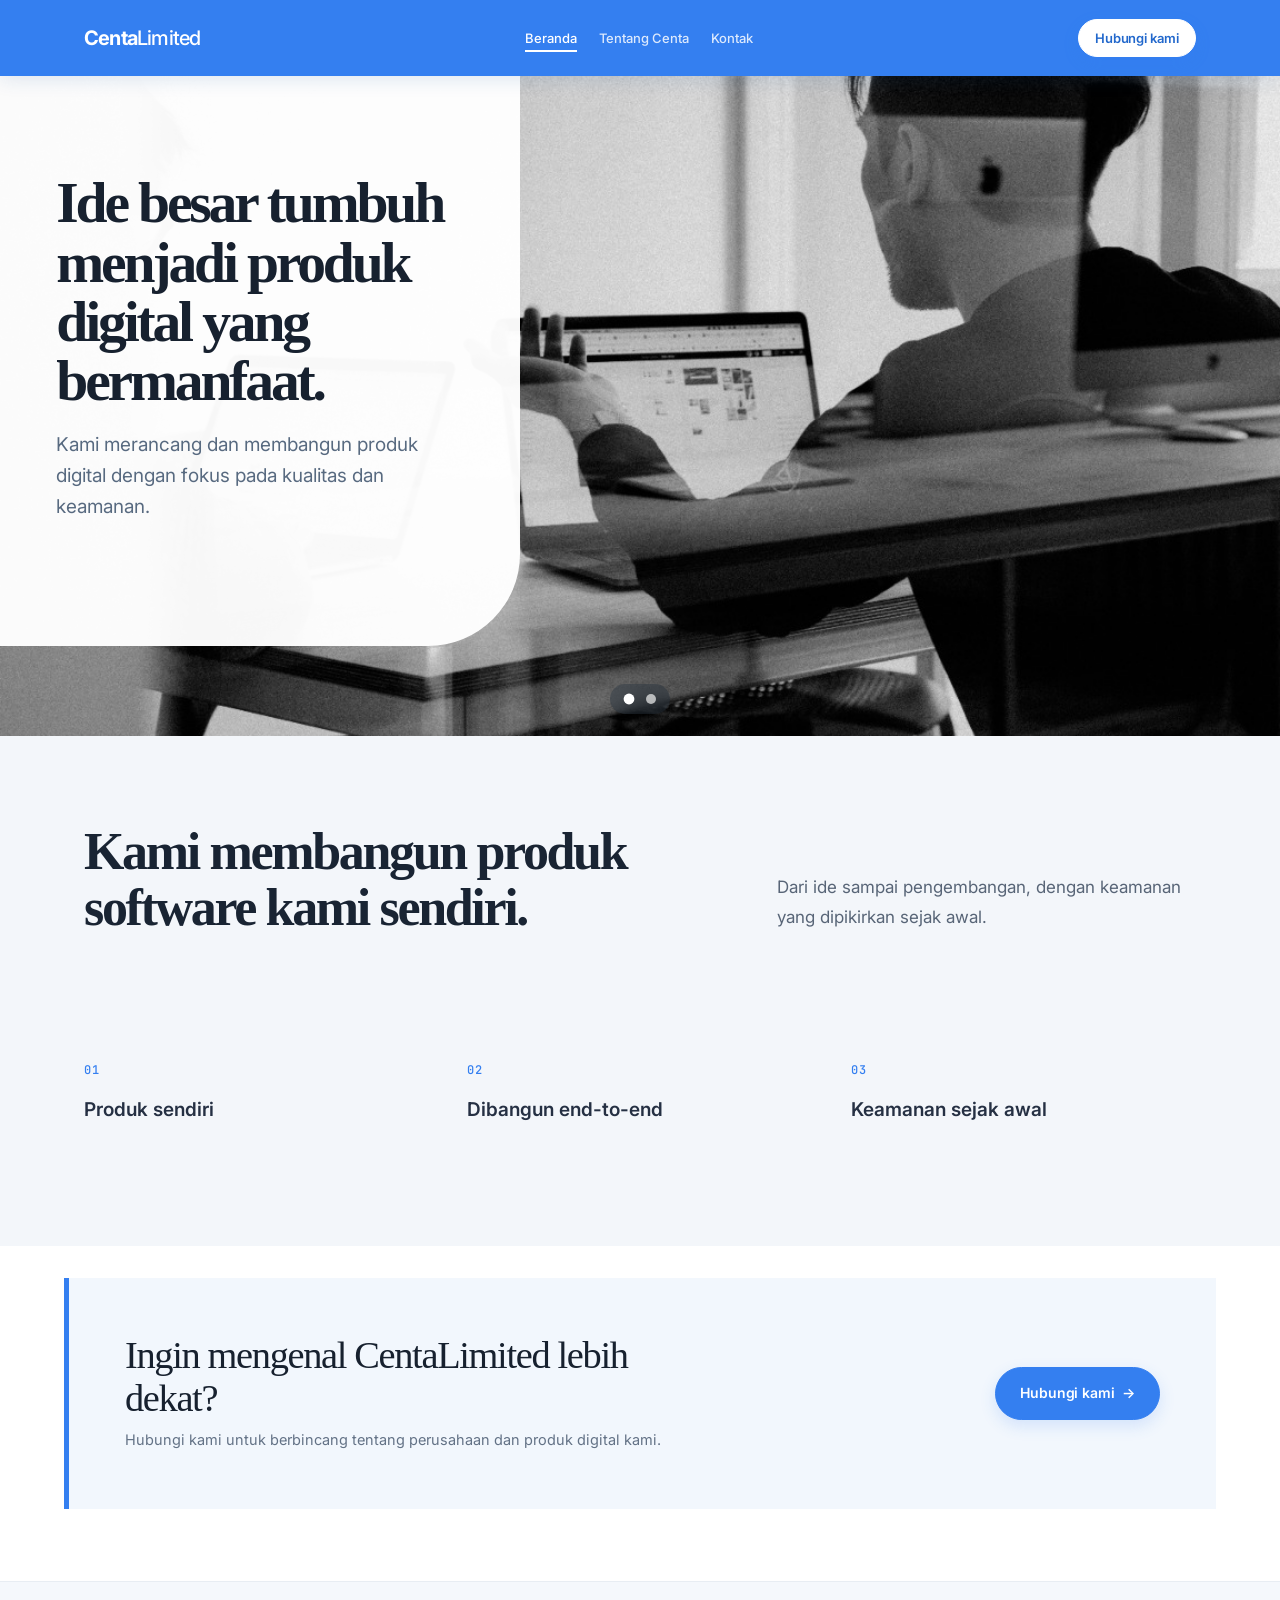
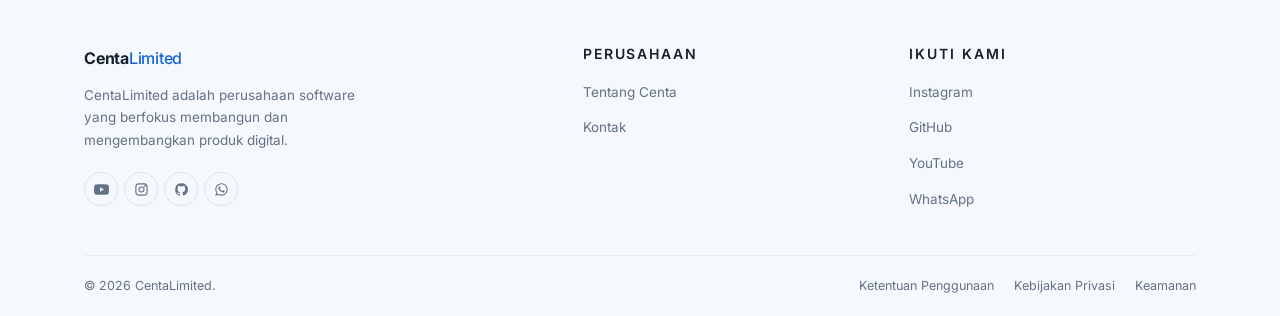
<file: index.html>
<!DOCTYPE html>
<html lang="id"><head>
  <meta charset="UTF-8"><meta name="viewport" content="width=device-width, initial-scale=1, viewport-fit=cover"><meta name="theme-color" content="#347ff0">
  <meta name="description" content="CentaLimited adalah perusahaan software yang membangun produk digital."><title>CentaLimited — Perusahaan Software</title>
  <link rel="preconnect" href="https://fonts.googleapis.com"><link rel="preconnect" href="https://fonts.gstatic.com" crossorigin><link href="https://fonts.googleapis.com/css2?family=Inter:wght@400;500;600;700;800&family=JetBrains+Mono:wght@400;500&display=swap" rel="stylesheet"><link rel="stylesheet" href="css/styles.css">
</head><body>
<header class="site-header" id="siteHeader">
  <nav class="nav" aria-label="Navigasi utama">
    <a href="index.html" class="logo" aria-label="CentaLimited">Centa<span class="muted">Limited</span></a>
    <ul class="nav-links" id="navLinks"><li><a href="index.html" class="active" aria-current="page">Beranda</a></li><li><a href="why.html">Tentang Centa</a></li><li><a href="contact.html">Kontak</a></li></ul>
    <div class="nav-actions"><a href="contact.html" class="btn btn-sm nav-contact">Hubungi kami</a><button class="burger" id="burger" type="button" aria-label="Buka menu" aria-expanded="false" aria-controls="mobileDrawer"><span></span></button></div>
  </nav>
</header>
<div class="mobile-drawer" id="mobileDrawer"><ul><li><a href="index.html" aria-current="page">Beranda</a></li><li><a href="why.html">Tentang Centa</a></li><li><a href="contact.html">Kontak</a></li></ul><div class="drawer-cta"><a href="https://wa.me/6287867738173" target="_blank" rel="noopener noreferrer" class="btn btn-ghost btn-block">Hubungi kami</a></div></div>
<main class="page-main home-page" id="top">
  <section class="hero home-hero" id="homeCarousel" aria-label="Sorotan CentaLimited" aria-roledescription="carousel">
    <div class="hero-slides">
      <article class="hero-slide hero-slide-one is-active" role="group" aria-roledescription="slide" aria-label="1 dari 2" aria-hidden="false">
        <div class="hero-slide-image"><img src="images/hero-team.jpg" alt="" fetchpriority="high"></div>
        <div class="hero-copy">
          <h1 class="hero-title">Ide besar tumbuh menjadi produk digital yang bermanfaat.</h1>
          <p class="hero-lead">Kami merancang dan membangun produk digital dengan fokus pada kualitas dan keamanan.</p>
        </div>
      </article>
      <article class="hero-slide hero-slide-two" role="group" aria-roledescription="slide" aria-label="2 dari 2" aria-hidden="true">
        <div class="hero-slide-image"><img src="images/hero-buildings.jpg" alt=""></div>
        <div class="hero-copy">
          <h2 class="hero-title">Membangun produk digital untuk masa depan.</h2>
          <p class="hero-lead">Teknologi yang aman dan dirancang dengan cermat membantu bisnis melangkah lebih jauh.</p>
          <div class="hero-ctas">
            <a href="contact.html" class="btn btn-lg">Mari berbincang <span aria-hidden="true">&rarr;</span></a>
          </div>
        </div>
      </article>
    </div>
    <div class="hero-carousel-dots" role="group" aria-label="Pilih slide">
      <button class="hero-carousel-dot is-active" type="button" data-carousel-slide="0" aria-label="Tampilkan slide 1" aria-current="true"></button>
      <button class="hero-carousel-dot" type="button" data-carousel-slide="1" aria-label="Tampilkan slide 2"></button>
    </div>
  </section>
  <section class="home-intro" aria-labelledby="home-intro-title">
    <div class="wrap home-intro-inner">
      <div class="home-intro-copy">
        <h2 id="home-intro-title">Kami membangun produk software kami sendiri.</h2>
      </div>
      <p class="home-intro-lead">Dari ide sampai pengembangan, dengan keamanan yang dipikirkan sejak awal.</p>
      <ul class="home-intro-points" aria-label="Prinsip kerja CentaLimited">
        <li>Produk sendiri</li>
        <li>Dibangun end-to-end</li>
        <li>Keamanan sejak awal</li>
      </ul>
    </div>
  </section>
  <section class="cta-banner">
    <div class="cta-inner">
      <div class="cta-content">
        <h2>Ingin mengenal CentaLimited lebih dekat?</h2>
        <p>Hubungi kami untuk berbincang tentang perusahaan dan produk digital kami.</p>
      </div>
      <div class="cta-actions">
        <a href="contact.html" class="btn btn-lg">Hubungi kami <span aria-hidden="true">&rarr;</span></a>
      </div>
    </div>
  </section>
</main>
<footer class="site-footer">
  <div class="wrap">
    <div class="footer-top">
      <div class="footer-brand">
        <a href="index.html" class="logo" aria-label="Centa Limited">
          Centa<span class="muted">Limited</span>
        </a>
        <p>CentaLimited adalah perusahaan software yang berfokus membangun dan mengembangkan produk digital.</p>
        <div class="socials">
          <a href="https://www.youtube.com/@ElvanoRavel" target="_blank" rel="noopener noreferrer" aria-label="YouTube">
            <svg viewBox="0 0 24 24" fill="currentColor"><path d="M23.5 6.2a3 3 0 0 0-2.1-2.1C19.5 3.6 12 3.6 12 3.6s-7.5 0-9.4.5A3 3 0 0 0 .5 6.2C0 8.1 0 12 0 12s0 3.9.5 5.8a3 3 0 0 0 2.1 2.1c1.9.5 9.4.5 9.4.5s7.5 0 9.4-.5a3 3 0 0 0 2.1-2.1c.5-1.9.5-5.8.5-5.8s0-3.9-.5-5.8zM9.6 15.6V8.4l6.3 3.6-6.3 3.6z"/></svg>
          </a>
          <a href="https://instagram.com/elvanoravel" target="_blank" rel="noopener noreferrer" aria-label="Instagram">
            <svg viewBox="0 0 24 24" fill="none" stroke="currentColor" stroke-width="1.8"><rect x="3" y="3" width="18" height="18" rx="5"/><circle cx="12" cy="12" r="4"/><circle cx="17.5" cy="6.5" r="0.6" fill="currentColor"/></svg>
          </a>
          <a href="https://github.com/centalimited" target="_blank" rel="noopener noreferrer" aria-label="GitHub">
            <svg viewBox="0 0 24 24" fill="currentColor"><path d="M12 2a10 10 0 0 0-3.2 19.5c.5.1.7-.2.7-.5v-1.8c-2.8.6-3.4-1.3-3.4-1.3-.5-1.1-1.1-1.5-1.1-1.5-.9-.6.1-.6.1-.6 1 .1 1.5 1 1.5 1 .9 1.5 2.3 1.1 2.9.8.1-.6.4-1.1.6-1.3-2.2-.3-4.6-1.1-4.6-5 0-1.1.4-2 1-2.7-.1-.3-.5-1.3.1-2.6 0 0 .8-.3 2.7 1a9 9 0 0 1 4.9 0c1.9-1.3 2.7-1 2.7-1 .6 1.3.2 2.3.1 2.6.6.7 1 1.6 1 2.7 0 3.9-2.4 4.7-4.6 5 .4.3.7 1 .7 2v2.9c0 .3.2.6.7.5A10 10 0 0 0 12 2Z"/></svg>
          </a>
          <a href="https://wa.me/6287867738173" target="_blank" rel="noopener noreferrer" aria-label="WhatsApp">
            <svg viewBox="0 0 24 24" fill="currentColor"><path d="M19.05 4.91A9.816 9.816 0 0 0 12.04 2c-5.46 0-9.91 4.45-9.91 9.91 0 1.75.46 3.45 1.32 4.95L2.05 22l5.25-1.38c1.45.79 3.08 1.21 4.74 1.21 5.46 0 9.91-4.45 9.91-9.91 0-2.65-1.03-5.14-2.9-7.01zm-7.01 15.24c-1.48 0-2.93-.4-4.2-1.15l-.3-.18-3.12.82.83-3.04-.2-.31a8.264 8.264 0 0 1-1.26-4.38c0-4.54 3.7-8.24 8.24-8.24 2.2 0 4.27.86 5.82 2.42a8.183 8.183 0 0 1 2.41 5.83c.02 4.54-3.68 8.23-8.22 8.23zm4.52-6.16c-.25-.12-1.47-.72-1.69-.81-.23-.08-.39-.12-.56.12-.17.25-.64.81-.78.97-.14.17-.29.19-.54.06-.25-.12-1.05-.39-1.99-1.23-.74-.66-1.23-1.47-1.38-1.72-.14-.25-.02-.38.11-.51.11-.11.25-.29.37-.43.12-.14.17-.25.25-.41.08-.17.04-.31-.02-.43-.06-.12-.56-1.34-.76-1.84-.2-.48-.41-.42-.56-.43h-.48c-.17 0-.43.06-.66.31-.22.25-.86.85-.86 2.07 0 1.22.89 2.4 1.01 2.56.12.17 1.75 2.67 4.23 3.74.59.26 1.05.41 1.41.52.59.19 1.13.16 1.56.1.48-.07 1.47-.6 1.67-1.18.21-.58.21-1.07.14-1.18-.06-.11-.22-.17-.47-.29z"/></svg>
          </a>
        </div>
      </div>

      <div class="footer-col">
        <h4>Perusahaan</h4>
        <ul>
          <li><a href="why.html">Tentang Centa</a></li>
          <li><a href="contact.html">Kontak</a></li>
        </ul>
      </div>

      <div class="footer-col">
        <h4>Ikuti Kami</h4>
        <ul>
          <li><a href="https://instagram.com/elvanoravel" target="_blank" rel="noopener noreferrer">Instagram</a></li>
          <li><a href="https://github.com/centalimited" target="_blank" rel="noopener noreferrer">GitHub</a></li>
          <li><a href="https://www.youtube.com/@ElvanoRavel" target="_blank" rel="noopener noreferrer">YouTube</a></li>
          <li><a href="https://wa.me/6287867738173" target="_blank" rel="noopener noreferrer">WhatsApp</a></li>
        </ul>
      </div>
    </div>

    <div class="footer-bottom">
      <p>© <span id="year">2026</span> CentaLimited.</p>
      <div class="legal">
        <a href="legal.html#terms">Ketentuan Penggunaan</a>
        <a href="legal.html#privacy">Kebijakan Privasi</a>
        <a href="legal.html#security">Keamanan</a>
      </div>
    </div>
  </div>
</footer>
<button class="to-top" id="toTop" type="button" aria-label="Kembali ke atas"><svg viewBox="0 0 24 24" fill="none" stroke="currentColor" stroke-width="2.2" stroke-linecap="round" stroke-linejoin="round"><path d="M12 19V5"/><path d="m5 12 7-7 7 7"/></svg></button>
<script src="js/script.js" defer></script>
</body></html>
</file>
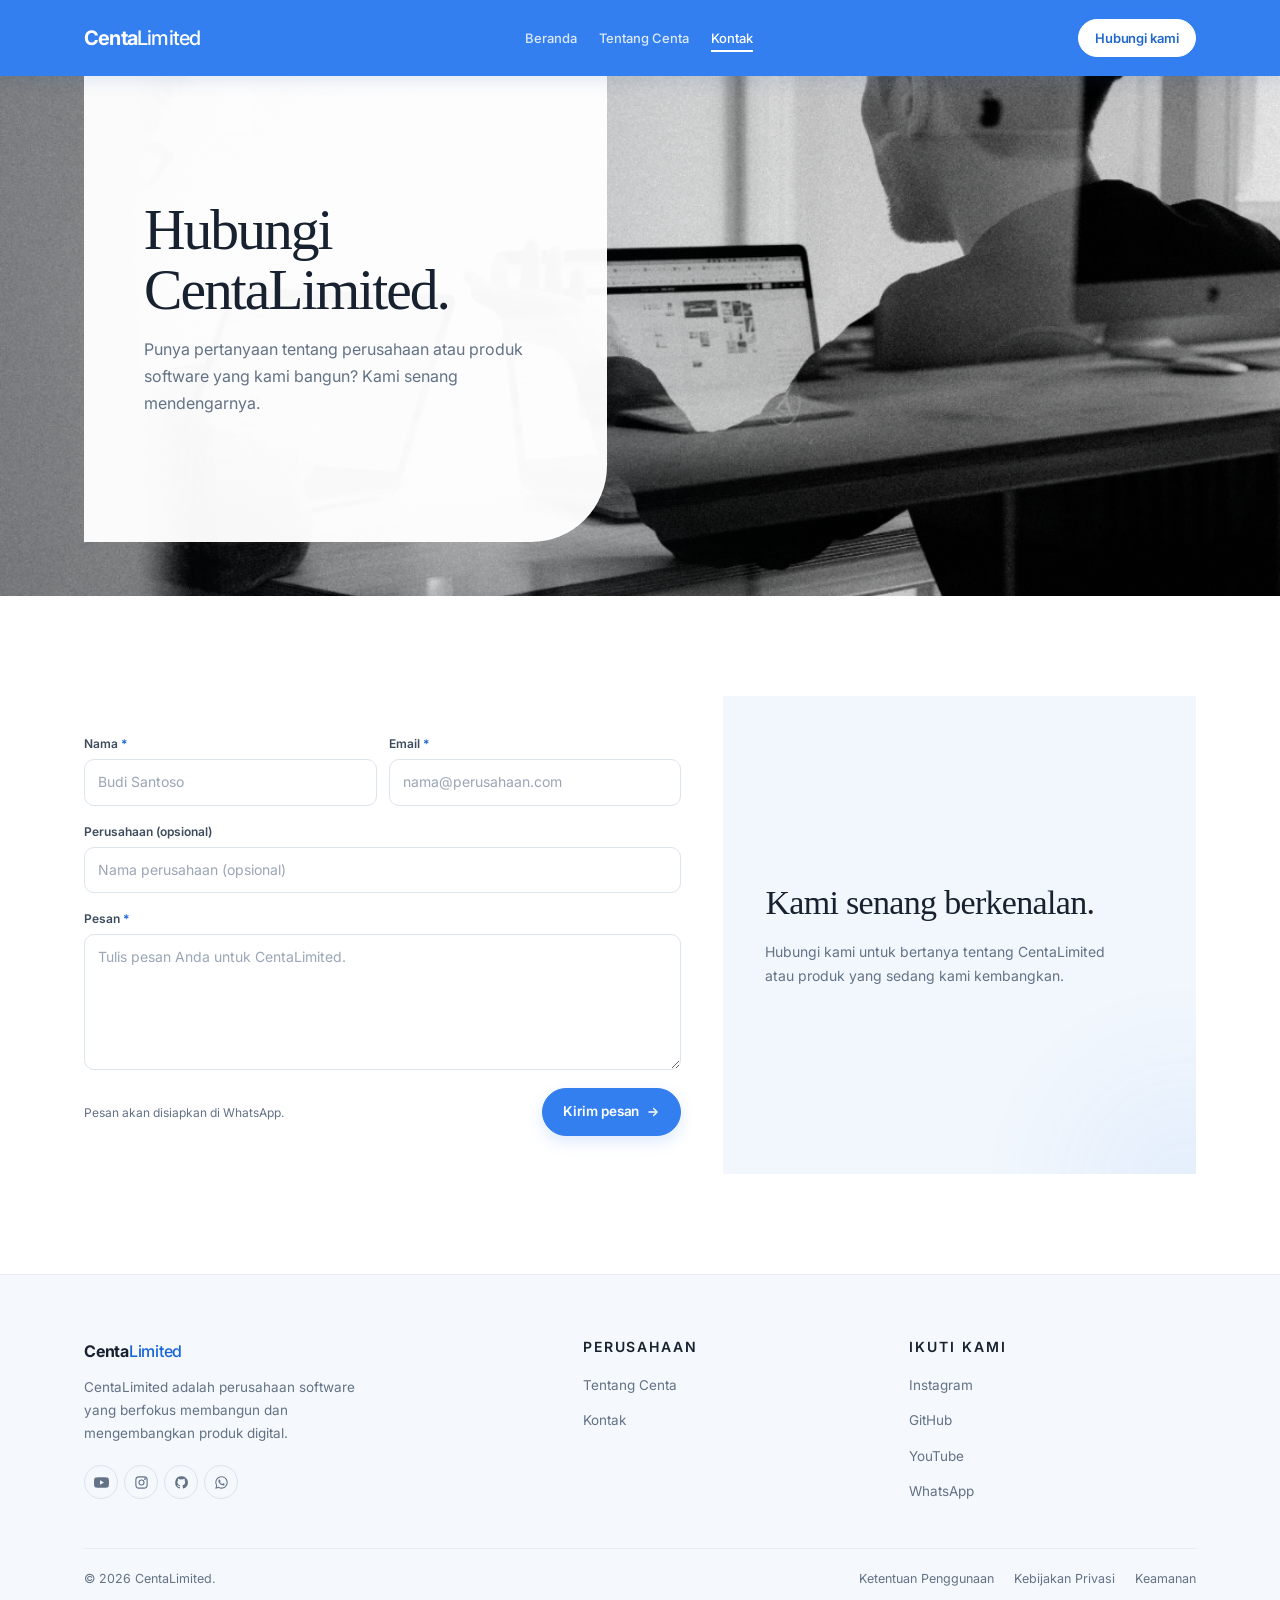
<file: contact.html>
<!DOCTYPE html>
<html lang="id"><head>
  <meta charset="UTF-8"><meta name="viewport" content="width=device-width, initial-scale=1, viewport-fit=cover"><meta name="theme-color" content="#347ff0">
  <meta name="description" content="Hubungi CentaLimited untuk bertanya tentang perusahaan atau produk software kami."><title>Kontak — CentaLimited</title>
  <link rel="preconnect" href="https://fonts.googleapis.com"><link rel="preconnect" href="https://fonts.gstatic.com" crossorigin><link href="https://fonts.googleapis.com/css2?family=Inter:wght@400;500;600;700;800&family=JetBrains+Mono:wght@400;500&display=swap" rel="stylesheet"><link rel="stylesheet" href="css/styles.css">
</head><body>
<header class="site-header" id="siteHeader">
  <nav class="nav" aria-label="Navigasi utama">
    <a href="index.html" class="logo" aria-label="CentaLimited">Centa<span class="muted">Limited</span></a>
    <ul class="nav-links" id="navLinks"><li><a href="index.html">Beranda</a></li><li><a href="why.html">Tentang Centa</a></li><li><a href="contact.html" class="active" aria-current="page">Kontak</a></li></ul>
    <div class="nav-actions"><a href="contact.html" class="btn btn-sm nav-contact">Hubungi kami</a><button class="burger" id="burger" type="button" aria-label="Buka menu" aria-expanded="false" aria-controls="mobileDrawer"><span></span></button></div>
  </nav>
</header>
<div class="mobile-drawer" id="mobileDrawer"><ul><li><a href="index.html">Beranda</a></li><li><a href="why.html">Tentang Centa</a></li><li><a href="contact.html" aria-current="page">Kontak</a></li></ul><div class="drawer-cta"><a href="https://wa.me/6287867738173" target="_blank" rel="noopener noreferrer" class="btn btn-ghost btn-block">Hubungi kami</a></div></div>
<main class="page-main content-page">
<section class="page-feature-hero page-feature-contact">
  <div class="page-feature-art" aria-hidden="true"></div>
  <div class="wrap page-feature-wrap">
    <div class="page-feature-panel">
      <h1>Hubungi CentaLimited.</h1>
      <p>Punya pertanyaan tentang perusahaan atau produk software yang kami bangun? Kami senang mendengarnya.</p>
    </div>
  </div>
</section>

<section class="section section-alt" id="contact">
    <div class="wrap">
      

      <div class="contact-wrap">
        <form class="contact-form" id="contactForm" novalidate>
          <div class="form-row">
            <div class="form-field">
              <label for="contact-name">Nama <span class="req">*</span></label>
              <input id="contact-name" name="name" type="text" placeholder="Budi Santoso" autocomplete="name" required>
            </div>
            <div class="form-field">
              <label for="contact-email">Email <span class="req">*</span></label>
              <input id="contact-email" name="email" type="email" placeholder="nama@perusahaan.com" autocomplete="email" required>
            </div>
          </div>

          <div class="form-field">
            <label for="contact-company">Perusahaan (opsional)</label>
            <input id="contact-company" name="company" type="text" placeholder="Nama perusahaan (opsional)" autocomplete="organization">
          </div>

          <div class="form-field">
            <label for="contact-message">Pesan <span class="req">*</span></label>
            <textarea id="contact-message" name="message" rows="5" placeholder="Tulis pesan Anda untuk CentaLimited." required></textarea>
          </div>

          <div class="form-actions">
            <span class="form-note">Pesan akan disiapkan di WhatsApp.</span>
            <button type="submit" class="btn">
              Kirim pesan
              <svg viewBox="0 0 24 24" fill="none" stroke="currentColor" stroke-width="2.2" stroke-linecap="round" stroke-linejoin="round">
                <path d="M5 12h13"/>
                <path d="m13 6 6 6-6 6"/>
              </svg>
            </button>
          </div>
        </form>

        <aside class="contact-side">
          <div class="contact-side-inner">
            <h3>Kami senang berkenalan.</h3>
            <p>Hubungi kami untuk bertanya tentang CentaLimited atau produk yang sedang kami kembangkan.</p>

          </div>
        </aside>
      </div>
    </div>
  </section>
</main>
<footer class="site-footer">
  <div class="wrap">
    <div class="footer-top">
      <div class="footer-brand">
        <a href="index.html" class="logo" aria-label="Centa Limited">
          Centa<span class="muted">Limited</span>
        </a>
        <p>CentaLimited adalah perusahaan software yang berfokus membangun dan mengembangkan produk digital.</p>
        <div class="socials">
          <a href="https://www.youtube.com/@ElvanoRavel" target="_blank" rel="noopener noreferrer" aria-label="YouTube">
            <svg viewBox="0 0 24 24" fill="currentColor"><path d="M23.5 6.2a3 3 0 0 0-2.1-2.1C19.5 3.6 12 3.6 12 3.6s-7.5 0-9.4.5A3 3 0 0 0 .5 6.2C0 8.1 0 12 0 12s0 3.9.5 5.8a3 3 0 0 0 2.1 2.1c1.9.5 9.4.5 9.4.5s7.5 0 9.4-.5a3 3 0 0 0 2.1-2.1c.5-1.9.5-5.8.5-5.8s0-3.9-.5-5.8zM9.6 15.6V8.4l6.3 3.6-6.3 3.6z"/></svg>
          </a>
          <a href="https://instagram.com/centa.ltd" target="_blank" rel="noopener noreferrer" aria-label="Instagram">
            <svg viewBox="0 0 24 24" fill="none" stroke="currentColor" stroke-width="1.8"><rect x="3" y="3" width="18" height="18" rx="5"/><circle cx="12" cy="12" r="4"/><circle cx="17.5" cy="6.5" r="0.6" fill="currentColor"/></svg>
          </a>
          <a href="https://github.com/centalimited" target="_blank" rel="noopener noreferrer" aria-label="GitHub">
            <svg viewBox="0 0 24 24" fill="currentColor"><path d="M12 2a10 10 0 0 0-3.2 19.5c.5.1.7-.2.7-.5v-1.8c-2.8.6-3.4-1.3-3.4-1.3-.5-1.1-1.1-1.5-1.1-1.5-.9-.6.1-.6.1-.6 1 .1 1.5 1 1.5 1 .9 1.5 2.3 1.1 2.9.8.1-.6.4-1.1.6-1.3-2.2-.3-4.6-1.1-4.6-5 0-1.1.4-2 1-2.7-.1-.3-.5-1.3.1-2.6 0 0 .8-.3 2.7 1a9 9 0 0 1 4.9 0c1.9-1.3 2.7-1 2.7-1 .6 1.3.2 2.3.1 2.6.6.7 1 1.6 1 2.7 0 3.9-2.4 4.7-4.6 5 .4.3.7 1 .7 2v2.9c0 .3.2.6.7.5A10 10 0 0 0 12 2Z"/></svg>
          </a>
          <a href="https://wa.me/6287867738173" target="_blank" rel="noopener noreferrer" aria-label="WhatsApp">
            <svg viewBox="0 0 24 24" fill="currentColor"><path d="M19.05 4.91A9.816 9.816 0 0 0 12.04 2c-5.46 0-9.91 4.45-9.91 9.91 0 1.75.46 3.45 1.32 4.95L2.05 22l5.25-1.38c1.45.79 3.08 1.21 4.74 1.21 5.46 0 9.91-4.45 9.91-9.91 0-2.65-1.03-5.14-2.9-7.01zm-7.01 15.24c-1.48 0-2.93-.4-4.2-1.15l-.3-.18-3.12.82.83-3.04-.2-.31a8.264 8.264 0 0 1-1.26-4.38c0-4.54 3.7-8.24 8.24-8.24 2.2 0 4.27.86 5.82 2.42a8.183 8.183 0 0 1 2.41 5.83c.02 4.54-3.68 8.23-8.22 8.23zm4.52-6.16c-.25-.12-1.47-.72-1.69-.81-.23-.08-.39-.12-.56.12-.17.25-.64.81-.78.97-.14.17-.29.19-.54.06-.25-.12-1.05-.39-1.99-1.23-.74-.66-1.23-1.47-1.38-1.72-.14-.25-.02-.38.11-.51.11-.11.25-.29.37-.43.12-.14.17-.25.25-.41.08-.17.04-.31-.02-.43-.06-.12-.56-1.34-.76-1.84-.2-.48-.41-.42-.56-.43h-.48c-.17 0-.43.06-.66.31-.22.25-.86.85-.86 2.07 0 1.22.89 2.4 1.01 2.56.12.17 1.75 2.67 4.23 3.74.59.26 1.05.41 1.41.52.59.19 1.13.16 1.56.1.48-.07 1.47-.6 1.67-1.18.21-.58.21-1.07.14-1.18-.06-.11-.22-.17-.47-.29z"/></svg>
          </a>
        </div>
      </div>

      <div class="footer-col">
        <h4>Perusahaan</h4>
        <ul>
          <li><a href="why.html">Tentang Centa</a></li>
          <li><a href="contact.html">Kontak</a></li>
        </ul>
      </div>

      <div class="footer-col">
        <h4>Ikuti Kami</h4>
        <ul>
          <li><a href="https://instagram.com/centa.ltd" target="_blank" rel="noopener noreferrer">Instagram</a></li>
          <li><a href="https://github.com/centalimited" target="_blank" rel="noopener noreferrer">GitHub</a></li>
          <li><a href="https://www.youtube.com/@ElvanoRavel" target="_blank" rel="noopener noreferrer">YouTube</a></li>
          <li><a href="https://wa.me/6287867738173" target="_blank" rel="noopener noreferrer">WhatsApp</a></li>
        </ul>
      </div>
    </div>

    <div class="footer-bottom">
      <p>© <span id="year">2026</span> CentaLimited.</p>
      <div class="legal">
        <a href="legal.html#terms">Ketentuan Penggunaan</a>
        <a href="legal.html#privacy">Kebijakan Privasi</a>
        <a href="legal.html#security">Keamanan</a>
      </div>
    </div>
  </div>
</footer>
<button class="to-top" id="toTop" type="button" aria-label="Kembali ke atas"><svg viewBox="0 0 24 24" fill="none" stroke="currentColor" stroke-width="2.2" stroke-linecap="round" stroke-linejoin="round"><path d="M12 19V5"/><path d="m5 12 7-7 7 7"/></svg></button>
<script src="js/script.js" defer></script>
</body></html>
</file>
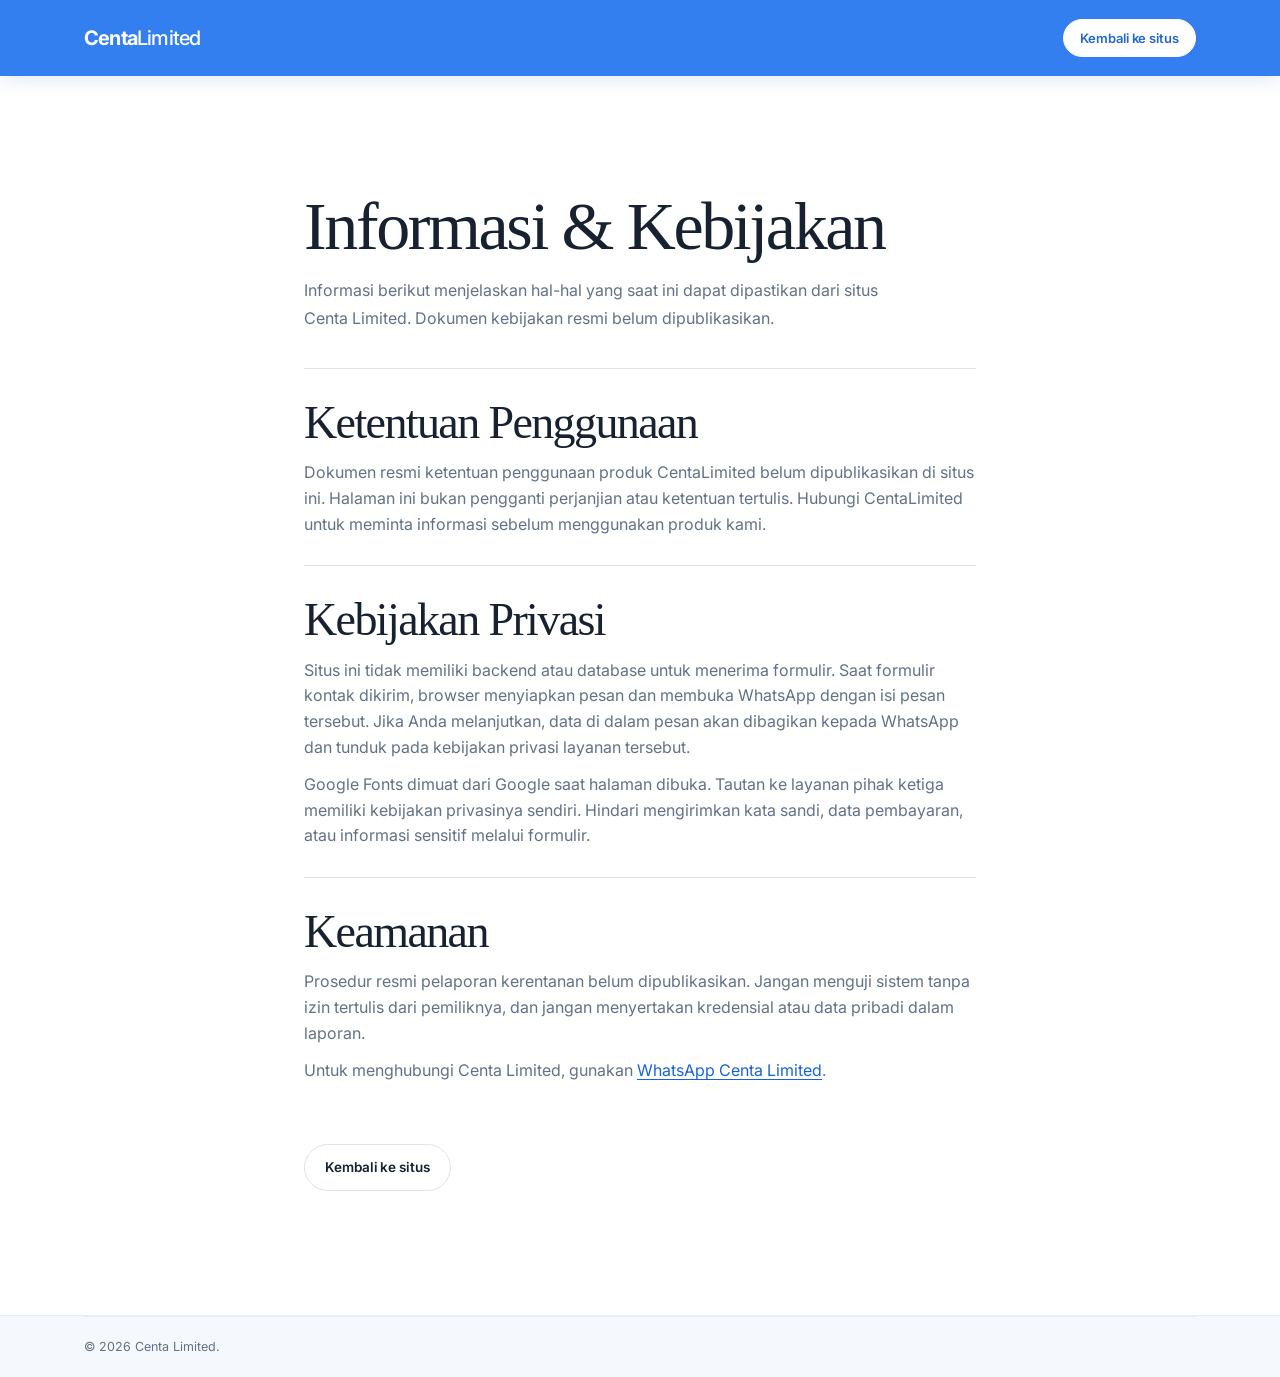
<file: legal.html>
<!DOCTYPE html>
<html lang="id">
<head>
  <meta charset="UTF-8">
  <meta name="viewport" content="width=device-width, initial-scale=1, viewport-fit=cover">
  <meta name="theme-color" content="#347ff0">
  <meta name="description" content="Informasi privasi, keamanan, dan ketentuan Centa Limited.">
  <title>Informasi & Kebijakan — Centa Limited</title>
  <link rel="preconnect" href="https://fonts.googleapis.com">
  <link rel="preconnect" href="https://fonts.gstatic.com" crossorigin>
  <link href="https://fonts.googleapis.com/css2?family=Inter:wght@400;500;600;700;800&family=JetBrains+Mono:wght@400;500&display=swap" rel="stylesheet">
  <link rel="stylesheet" href="css/styles.css">
</head>
<body>
  <header class="site-header">
    <nav class="nav" aria-label="Navigasi utama">
      <a href="index.html#top" class="logo" aria-label="Centa Limited">
        Centa<span class="muted">Limited</span>
      </a>
      <div class="nav-actions">
        <a href="index.html" class="btn btn-sm">Kembali ke situs</a>
      </div>
    </nav>
  </header>

  <main class="legal-document">
    <section class="section">
      <div class="wrap legal-content">
        <h1>Informasi &amp; Kebijakan</h1>
        <p class="section-desc">Informasi berikut menjelaskan hal-hal yang saat ini dapat dipastikan dari situs Centa Limited. Dokumen kebijakan resmi belum dipublikasikan.</p>

        <section class="legal-entry" id="terms">
          <h2>Ketentuan Penggunaan</h2>
          <p>Dokumen resmi ketentuan penggunaan produk CentaLimited belum dipublikasikan di situs ini. Halaman ini bukan pengganti perjanjian atau ketentuan tertulis. Hubungi CentaLimited untuk meminta informasi sebelum menggunakan produk kami.</p>
        </section>

        <section class="legal-entry" id="privacy">
          <h2>Kebijakan Privasi</h2>
          <p>Situs ini tidak memiliki backend atau database untuk menerima formulir. Saat formulir kontak dikirim, browser menyiapkan pesan dan membuka WhatsApp dengan isi pesan tersebut. Jika Anda melanjutkan, data di dalam pesan akan dibagikan kepada WhatsApp dan tunduk pada kebijakan privasi layanan tersebut.</p>
          <p>Google Fonts dimuat dari Google saat halaman dibuka. Tautan ke layanan pihak ketiga memiliki kebijakan privasinya sendiri. Hindari mengirimkan kata sandi, data pembayaran, atau informasi sensitif melalui formulir.</p>
        </section>

        <section class="legal-entry" id="security">
          <h2>Keamanan</h2>
          <p>Prosedur resmi pelaporan kerentanan belum dipublikasikan. Jangan menguji sistem tanpa izin tertulis dari pemiliknya, dan jangan menyertakan kredensial atau data pribadi dalam laporan.</p>
          <p>Untuk menghubungi Centa Limited, gunakan <a href="https://wa.me/6287867738173" target="_blank" rel="noopener noreferrer">WhatsApp Centa Limited</a>.</p>
        </section>

        <a href="index.html" class="btn btn-ghost legal-back">Kembali ke situs</a>
      </div>
    </section>
  </main>

  <footer class="site-footer">
    <div class="wrap">
      <div class="footer-bottom">
        <p>© <span id="year">2026</span> Centa Limited.</p>
      </div>
    </div>
  </footer>
  <script src="js/script.js" defer></script>
</body>
</html>
</file>
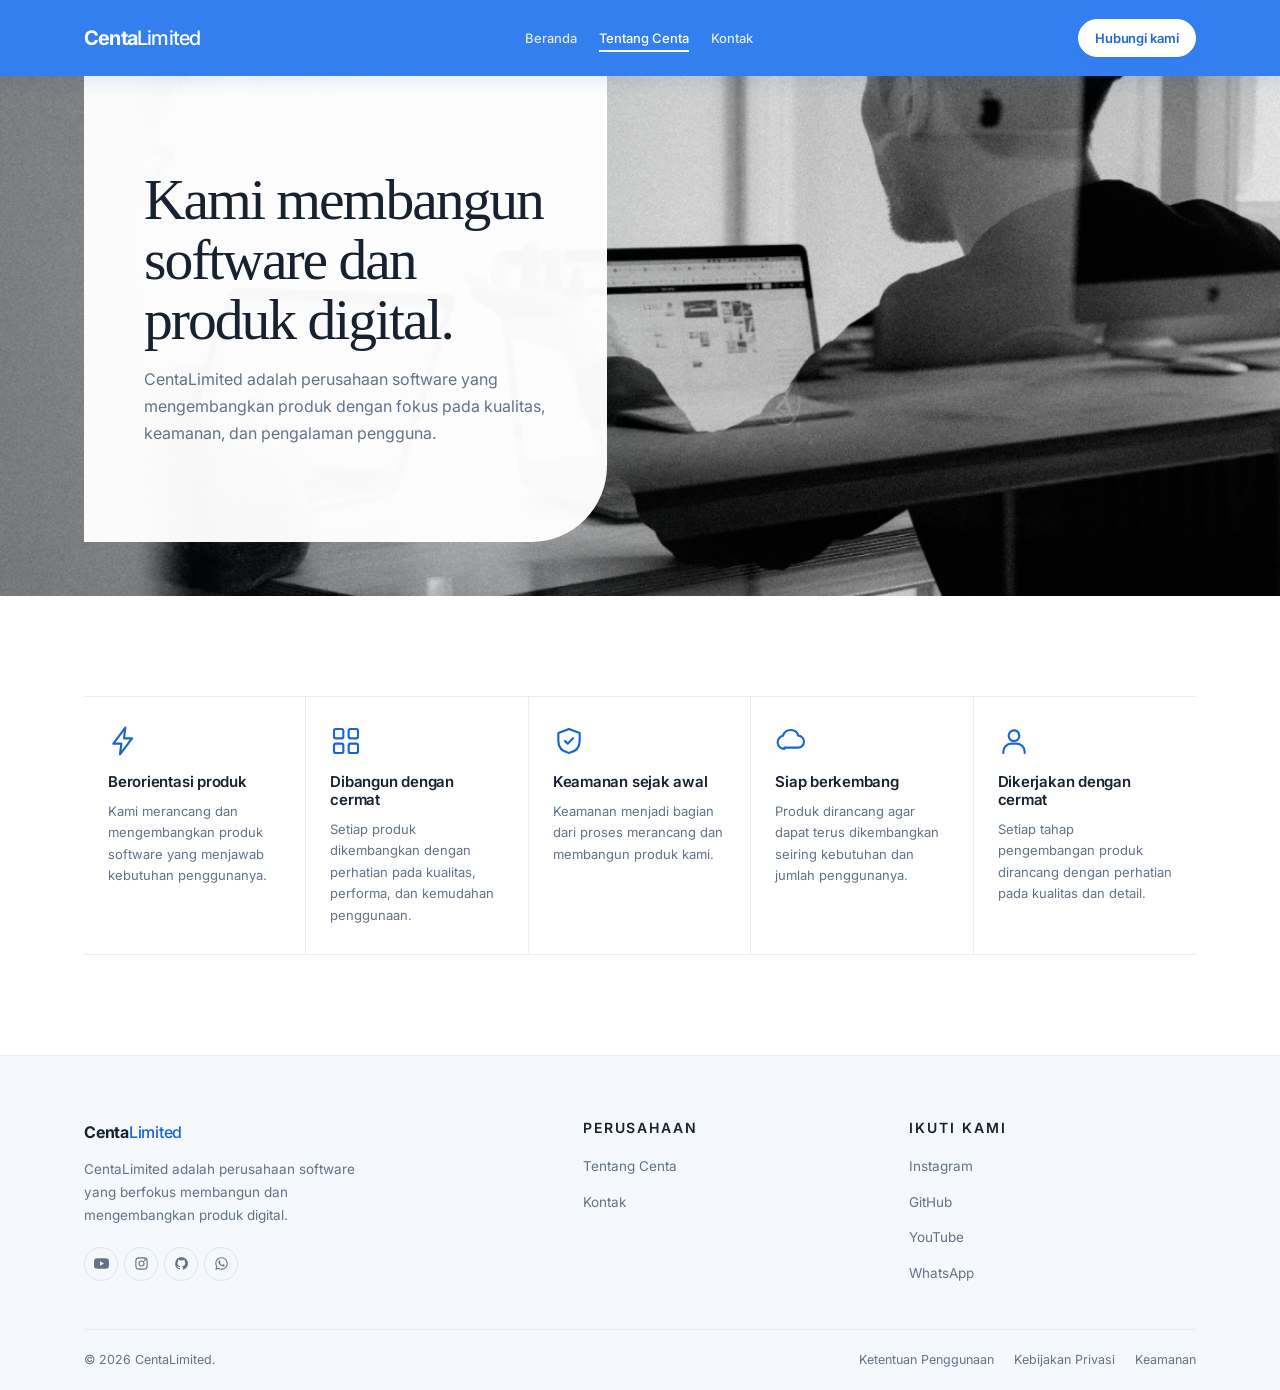
<file: why.html>
<!DOCTYPE html>
<html lang="id"><head>
  <meta charset="UTF-8"><meta name="viewport" content="width=device-width, initial-scale=1, viewport-fit=cover"><meta name="theme-color" content="#347ff0">
  <meta name="description" content="Tentang CentaLimited, perusahaan software yang mengembangkan produk digital dengan fokus pada kualitas dan keamanan."><title>Tentang Centa — CentaLimited</title>
  <link rel="preconnect" href="https://fonts.googleapis.com"><link rel="preconnect" href="https://fonts.gstatic.com" crossorigin><link href="https://fonts.googleapis.com/css2?family=Inter:wght@400;500;600;700;800&family=JetBrains+Mono:wght@400;500&display=swap" rel="stylesheet"><link rel="stylesheet" href="css/styles.css">
</head><body>
<header class="site-header" id="siteHeader">
  <nav class="nav" aria-label="Navigasi utama">
    <a href="index.html" class="logo" aria-label="CentaLimited">Centa<span class="muted">Limited</span></a>
    <ul class="nav-links" id="navLinks"><li><a href="index.html">Beranda</a></li><li><a href="why.html" class="active" aria-current="page">Tentang Centa</a></li><li><a href="contact.html">Kontak</a></li></ul>
    <div class="nav-actions"><a href="contact.html" class="btn btn-sm nav-contact">Hubungi kami</a><button class="burger" id="burger" type="button" aria-label="Buka menu" aria-expanded="false" aria-controls="mobileDrawer"><span></span></button></div>
  </nav>
</header>
<div class="mobile-drawer" id="mobileDrawer"><ul><li><a href="index.html">Beranda</a></li><li><a href="why.html" aria-current="page">Tentang Centa</a></li><li><a href="contact.html">Kontak</a></li></ul><div class="drawer-cta"><a href="https://wa.me/6287867738173" target="_blank" rel="noopener noreferrer" class="btn btn-ghost btn-block">Hubungi kami</a></div></div>
<main class="page-main content-page">
<section class="page-feature-hero page-feature-why">
  <div class="page-feature-art" aria-hidden="true"></div>
  <div class="wrap page-feature-wrap">
    <div class="page-feature-panel">
      <h1>Kami membangun software dan produk digital.</h1>
      <p>CentaLimited adalah perusahaan software yang mengembangkan produk dengan fokus pada kualitas, keamanan, dan pengalaman pengguna.</p>
    </div>
  </div>
</section>

<section class="section section-alt" id="why">
    <div class="wrap">
      

      <div class="why-grid">
        <article class="why-card reveal">
          <svg class="why-icon" viewBox="0 0 24 24" fill="none" stroke="currentColor" stroke-width="1.6" stroke-linecap="round" stroke-linejoin="round">
            <path d="M13 2 4 14h6l-1 8 9-12h-6l1-8Z"/>
          </svg>
          <h3>Berorientasi produk</h3>
          <p>Kami merancang dan mengembangkan produk software yang menjawab kebutuhan penggunanya.</p>
        </article>

        <article class="why-card reveal reveal-delay-1">
          <svg class="why-icon" viewBox="0 0 24 24" fill="none" stroke="currentColor" stroke-width="1.6" stroke-linecap="round" stroke-linejoin="round">
            <rect x="3" y="3" width="7" height="7" rx="1.4"/>
            <rect x="14" y="3" width="7" height="7" rx="1.4"/>
            <rect x="3" y="14" width="7" height="7" rx="1.4"/>
            <rect x="14" y="14" width="7" height="7" rx="1.4"/>
          </svg>
          <h3>Dibangun dengan cermat</h3>
          <p>Setiap produk dikembangkan dengan perhatian pada kualitas, performa, dan kemudahan penggunaan.</p>
        </article>

        <article class="why-card reveal reveal-delay-2">
          <svg class="why-icon" viewBox="0 0 24 24" fill="none" stroke="currentColor" stroke-width="1.6" stroke-linecap="round" stroke-linejoin="round">
            <path d="M12 3 4 6v6c0 5 3.5 8 8 9 4.5-1 8-4 8-9V6l-8-3Z"/>
            <path d="m9 12 2 2 4-4"/>
          </svg>
          <h3>Keamanan sejak awal</h3>
          <p>Keamanan menjadi bagian dari proses merancang dan membangun produk kami.</p>
        </article>

        <article class="why-card reveal reveal-delay-3">
          <svg class="why-icon" viewBox="0 0 24 24" fill="none" stroke="currentColor" stroke-width="1.6" stroke-linecap="round" stroke-linejoin="round">
            <path d="M7 18a5 5 0 0 1-1-9.9A6 6 0 0 1 17.5 8 4.5 4.5 0 0 1 17 17H7Z"/>
          </svg>
          <h3>Siap berkembang</h3>
          <p>Produk dirancang agar dapat terus dikembangkan seiring kebutuhan dan jumlah penggunanya.</p>
        </article>

        <article class="why-card reveal reveal-delay-4">
          <svg class="why-icon" viewBox="0 0 24 24" fill="none" stroke="currentColor" stroke-width="1.6" stroke-linecap="round" stroke-linejoin="round">
            <circle cx="12" cy="8" r="4"/>
            <path d="M4 21v-1a6 6 0 0 1 6-6h4a6 6 0 0 1 6 6v1"/>
          </svg>
          <h3>Dikerjakan dengan cermat</h3>
          <p>Setiap tahap pengembangan produk dirancang dengan perhatian pada kualitas dan detail.</p>
        </article>
      </div>
    </div>
  </section>
</main>
<footer class="site-footer">
  <div class="wrap">
    <div class="footer-top">
      <div class="footer-brand">
        <a href="index.html" class="logo" aria-label="Centa Limited">
          Centa<span class="muted">Limited</span>
        </a>
        <p>CentaLimited adalah perusahaan software yang berfokus membangun dan mengembangkan produk digital.</p>
        <div class="socials">
          <a href="https://www.youtube.com/@ElvanoRavel" target="_blank" rel="noopener noreferrer" aria-label="YouTube">
            <svg viewBox="0 0 24 24" fill="currentColor"><path d="M23.5 6.2a3 3 0 0 0-2.1-2.1C19.5 3.6 12 3.6 12 3.6s-7.5 0-9.4.5A3 3 0 0 0 .5 6.2C0 8.1 0 12 0 12s0 3.9.5 5.8a3 3 0 0 0 2.1 2.1c1.9.5 9.4.5 9.4.5s7.5 0 9.4-.5a3 3 0 0 0 2.1-2.1c.5-1.9.5-5.8.5-5.8s0-3.9-.5-5.8zM9.6 15.6V8.4l6.3 3.6-6.3 3.6z"/></svg>
          </a>
          <a href="https://instagram.com/centa.ltd" target="_blank" rel="noopener noreferrer" aria-label="Instagram">
            <svg viewBox="0 0 24 24" fill="none" stroke="currentColor" stroke-width="1.8"><rect x="3" y="3" width="18" height="18" rx="5"/><circle cx="12" cy="12" r="4"/><circle cx="17.5" cy="6.5" r="0.6" fill="currentColor"/></svg>
          </a>
          <a href="https://github.com/centalimited" target="_blank" rel="noopener noreferrer" aria-label="GitHub">
            <svg viewBox="0 0 24 24" fill="currentColor"><path d="M12 2a10 10 0 0 0-3.2 19.5c.5.1.7-.2.7-.5v-1.8c-2.8.6-3.4-1.3-3.4-1.3-.5-1.1-1.1-1.5-1.1-1.5-.9-.6.1-.6.1-.6 1 .1 1.5 1 1.5 1 .9 1.5 2.3 1.1 2.9.8.1-.6.4-1.1.6-1.3-2.2-.3-4.6-1.1-4.6-5 0-1.1.4-2 1-2.7-.1-.3-.5-1.3.1-2.6 0 0 .8-.3 2.7 1a9 9 0 0 1 4.9 0c1.9-1.3 2.7-1 2.7-1 .6 1.3.2 2.3.1 2.6.6.7 1 1.6 1 2.7 0 3.9-2.4 4.7-4.6 5 .4.3.7 1 .7 2v2.9c0 .3.2.6.7.5A10 10 0 0 0 12 2Z"/></svg>
          </a>
          <a href="https://wa.me/6287867738173" target="_blank" rel="noopener noreferrer" aria-label="WhatsApp">
            <svg viewBox="0 0 24 24" fill="currentColor"><path d="M19.05 4.91A9.816 9.816 0 0 0 12.04 2c-5.46 0-9.91 4.45-9.91 9.91 0 1.75.46 3.45 1.32 4.95L2.05 22l5.25-1.38c1.45.79 3.08 1.21 4.74 1.21 5.46 0 9.91-4.45 9.91-9.91 0-2.65-1.03-5.14-2.9-7.01zm-7.01 15.24c-1.48 0-2.93-.4-4.2-1.15l-.3-.18-3.12.82.83-3.04-.2-.31a8.264 8.264 0 0 1-1.26-4.38c0-4.54 3.7-8.24 8.24-8.24 2.2 0 4.27.86 5.82 2.42a8.183 8.183 0 0 1 2.41 5.83c.02 4.54-3.68 8.23-8.22 8.23zm4.52-6.16c-.25-.12-1.47-.72-1.69-.81-.23-.08-.39-.12-.56.12-.17.25-.64.81-.78.97-.14.17-.29.19-.54.06-.25-.12-1.05-.39-1.99-1.23-.74-.66-1.23-1.47-1.38-1.72-.14-.25-.02-.38.11-.51.11-.11.25-.29.37-.43.12-.14.17-.25.25-.41.08-.17.04-.31-.02-.43-.06-.12-.56-1.34-.76-1.84-.2-.48-.41-.42-.56-.43h-.48c-.17 0-.43.06-.66.31-.22.25-.86.85-.86 2.07 0 1.22.89 2.4 1.01 2.56.12.17 1.75 2.67 4.23 3.74.59.26 1.05.41 1.41.52.59.19 1.13.16 1.56.1.48-.07 1.47-.6 1.67-1.18.21-.58.21-1.07.14-1.18-.06-.11-.22-.17-.47-.29z"/></svg>
          </a>
        </div>
      </div>

      <div class="footer-col">
        <h4>Perusahaan</h4>
        <ul>
          <li><a href="why.html">Tentang Centa</a></li>
          <li><a href="contact.html">Kontak</a></li>
        </ul>
      </div>

      <div class="footer-col">
        <h4>Ikuti Kami</h4>
        <ul>
          <li><a href="https://instagram.com/centa.ltd" target="_blank" rel="noopener noreferrer">Instagram</a></li>
          <li><a href="https://github.com/centalimited" target="_blank" rel="noopener noreferrer">GitHub</a></li>
          <li><a href="https://www.youtube.com/@ElvanoRavel" target="_blank" rel="noopener noreferrer">YouTube</a></li>
          <li><a href="https://wa.me/6287867738173" target="_blank" rel="noopener noreferrer">WhatsApp</a></li>
        </ul>
      </div>
    </div>

    <div class="footer-bottom">
      <p>© <span id="year">2026</span> CentaLimited.</p>
      <div class="legal">
        <a href="legal.html#terms">Ketentuan Penggunaan</a>
        <a href="legal.html#privacy">Kebijakan Privasi</a>
        <a href="legal.html#security">Keamanan</a>
      </div>
    </div>
  </div>
</footer>
<button class="to-top" id="toTop" type="button" aria-label="Kembali ke atas"><svg viewBox="0 0 24 24" fill="none" stroke="currentColor" stroke-width="2.2" stroke-linecap="round" stroke-linejoin="round"><path d="M12 19V5"/><path d="m5 12 7-7 7 7"/></svg></button>
<script src="js/script.js" defer></script>
</body></html>
</file>
<file: css/styles.css>
:root{
  --accent:#4169E1;
  --accent-bright:#5A7FEF;
  --accent-line:rgba(65,105,225,0.28);
  --accent-dim:rgba(65,105,225,0.09);

  --bg:#030305;
  --bg-alt:#050508;
  --panel:#0a0b0e;
  --panel-2:#0e0f13;

  --border:#14151a;
  --border-2:#1e2028;
  --border-3:#2a2d38;

  --text:#e9ebef;
  --text-2:#c2c6cf;
  --text-dim:#8b8f9a;
  --text-faint:#5a5e68;
  --text-ghost:#3a3d47;

  --green:#34d399;

  --radius:8px;
  --radius-lg:12px;
  --radius-pill:999px;

  --maxw:1180px;
  --gutter:28px;

  --ease:cubic-bezier(.2,.6,.3,1);
  --font-sans:'Inter',-apple-system,BlinkMacSystemFont,'Segoe UI',Roboto,sans-serif;
  --font-mono:'JetBrains Mono',ui-monospace,monospace;
}

*,
*::before,
*::after{
  margin:0;
  padding:0;
  box-sizing:border-box;
}

html{
  scroll-behavior:smooth;
  scroll-padding-top:90px;
  -webkit-text-size-adjust:100%;
}

body{
  background:var(--bg);
  color:var(--text);
  font-family:var(--font-sans);
  font-size:15.5px;
  line-height:1.6;
  letter-spacing:-0.005em;
  overflow-x:hidden;
  -webkit-font-smoothing:antialiased;
  -moz-osx-font-smoothing:grayscale;
}

body::before{
  content:"";
  position:fixed;
  inset:0;
  background-image:
    linear-gradient(rgba(255,255,255,0.018) 1px, transparent 1px),
    linear-gradient(90deg, rgba(255,255,255,0.018) 1px, transparent 1px);
  background-size:80px 80px;
  -webkit-mask-image:radial-gradient(ellipse 90% 55% at 50% 0%, #000 0%, transparent 70%);
  mask-image:radial-gradient(ellipse 90% 55% at 50% 0%, #000 0%, transparent 70%);
  pointer-events:none;
  z-index:0;
}

a{color:inherit;text-decoration:none;}
ul{list-style:none;}
img{max-width:100%;display:block;height:auto;}
button{font:inherit;color:inherit;background:none;border:none;cursor:pointer;}
input,select,textarea{font:inherit;color:inherit;}

::selection{background:var(--accent);color:#fff;}
:focus-visible{outline:2px solid var(--accent-bright);outline-offset:3px;border-radius:4px;}

::-webkit-scrollbar{width:10px;height:10px;}
::-webkit-scrollbar-track{background:var(--bg);}
::-webkit-scrollbar-thumb{background:var(--border-2);border-radius:6px;border:2px solid var(--bg);}
::-webkit-scrollbar-thumb:hover{background:var(--border-3);}

.wrap{
  width:100%;
  max-width:var(--maxw);
  margin:0 auto;
  padding:0 var(--gutter);
  position:relative;
}

h1,h2,h3,h4{
  font-weight:700;
  line-height:1.2;
  letter-spacing:-0.02em;
  color:var(--text);
}

h1{font-size:clamp(34px,5.4vw,58px);letter-spacing:-0.03em;}
h2{font-size:clamp(24px,3.4vw,36px);letter-spacing:-0.025em;}
h3{font-size:17px;}

p{color:var(--text-dim);}

.section{
  position:relative;
  z-index:1;
  padding:96px 0;
}

.content-page > .section{
  padding:clamp(52px,7vw,76px) 0 clamp(60px,8vw,88px);
}

.content-page > .section > .wrap{
  max-width:1000px;
}

.content-page .section-head{
  max-width:720px;
  margin-bottom:36px;
}

.content-page .section-head h1{
  max-width:680px;
  margin-bottom:10px;
  font-size:clamp(32px,4.3vw,48px);
}

.content-page .section-desc{
  max-width:620px;
  font-size:15px;
}

.section-alt{
  background:var(--bg-alt);
  border-top:1px solid var(--border);
  border-bottom:1px solid var(--border);
}

.section-head{
  max-width:640px;
  margin-bottom:48px;
}

.section-head h2{
  margin-bottom:12px;
}

.section-desc{
  color:var(--text-dim);
  font-size:15.5px;
  line-height:1.7;
  max-width:560px;
}

.section-desc a{
  color:var(--accent-bright);
  text-decoration:underline;
  text-underline-offset:3px;
}

.announce{
  position:relative;
  z-index:60;
  background:#08090c;
  border-bottom:1px solid var(--border);
  color:var(--text-dim);
  font-size:13px;
  text-align:center;
  padding:9px 18px;
  letter-spacing:0.005em;
}

.announce a{
  color:var(--accent-bright);
  text-decoration:underline;
  text-underline-offset:3px;
  font-weight:500;
}

.announce a:hover{color:#fff;}

.site-header{
  position:sticky;
  top:0;
  z-index:50;
  background:rgba(3,3,5,0.78);
  backdrop-filter:blur(14px);
  -webkit-backdrop-filter:blur(14px);
  border-bottom:1px solid var(--border);
  transition:background .3s var(--ease), border-color .3s var(--ease);
}

.site-header.scrolled{
  background:rgba(3,3,5,0.92);
  border-bottom-color:var(--border-2);
}

.nav{
  display:flex;
  align-items:center;
  justify-content:space-between;
  height:68px;
  max-width:var(--maxw);
  margin:0 auto;
  padding:0 var(--gutter);
}

.logo{
  font-size:16px;
  font-weight:700;
  letter-spacing:-0.015em;
  color:var(--text);
  display:inline-flex;
  align-items:baseline;
  gap:0;
}

.logo .muted{color:var(--accent-bright);font-weight:500;margin-left:0;}

.nav-links{
  display:flex;
  align-items:center;
  gap:clamp(10px,1.4vw,20px);
}

.nav-links a{
  font-size:12.5px;
  color:var(--text-dim);
  font-weight:500;
  transition:color .2s var(--ease);
  position:relative;
}

.nav-links a:hover{color:var(--text);}

.nav-links a.active{color:var(--text);}

.nav-links a.active::after{
  content:"";
  position:absolute;
  left:0;
  right:0;
  bottom:-6px;
  height:1px;
  background:var(--accent);
}

.nav-actions{
  display:flex;
  align-items:center;
  gap:14px;
}

.support-link{
  font-size:13.5px;
  color:var(--text-dim);
  font-weight:500;
  transition:color .2s var(--ease);
}

.support-link:hover{color:var(--text);}

.burger{
  display:none;
  width:38px;
  height:38px;
  border:1px solid var(--border-2);
  border-radius:6px;
  align-items:center;
  justify-content:center;
  transition:border-color .2s var(--ease), background .2s var(--ease);
}

.burger:hover{
  border-color:var(--accent-line);
}

.burger span{
  position:relative;
  display:block;
  width:16px;
  height:1.5px;
  background:var(--text);
  border-radius:2px;
}

.burger span::before,
.burger span::after{
  content:"";
  position:absolute;
  left:0;
  width:16px;
  height:1.5px;
  background:var(--text);
  border-radius:2px;
  transition:transform .3s var(--ease), top .3s var(--ease);
}

.burger span::before{top:-5px;}
.burger span::after{top:5px;}

.burger.open span{background:transparent;}

.burger.open span::before{top:0;transform:rotate(45deg);}
.burger.open span::after{top:0;transform:rotate(-45deg);}

.mobile-drawer{
  position:fixed;
  top:68px;
  left:0;
  right:0;
  background:var(--bg-alt);
  border-bottom:1px solid var(--border);
  padding:18px var(--gutter) 24px;
  transform:translateY(-120%);
  opacity:0;
  visibility:hidden;
  transition:transform .35s var(--ease), opacity .25s var(--ease), visibility .25s;
  z-index:49;
  max-height:calc(100dvh - 68px);
  overflow-y:auto;
}

.mobile-drawer.open{
  transform:translateY(0);
  opacity:1;
  visibility:visible;
}

.mobile-drawer ul{
  display:flex;
  flex-direction:column;
  gap:2px;
  margin-bottom:16px;
}

.mobile-drawer a{
  display:block;
  padding:11px 10px;
  font-size:14.5px;
  font-weight:500;
  color:var(--text-2);
  border-radius:6px;
  transition:background .2s var(--ease), color .2s var(--ease);
}

.mobile-drawer a:hover{
  background:var(--accent-dim);
  color:var(--text);
}

.mobile-drawer .drawer-cta{
  display:flex;
  flex-direction:column;
  gap:8px;
  padding-top:14px;
  border-top:1px solid var(--border);
}

.btn{
  display:inline-flex;
  align-items:center;
  justify-content:center;
  gap:7px;
  font-size:13.5px;
  font-weight:600;
  letter-spacing:-0.005em;
  padding:10px 18px;
  border-radius:6px;
  border:1px solid transparent;
  background:var(--accent);
  color:#fff;
  cursor:pointer;
  white-space:nowrap;
  transition:background .2s var(--ease), border-color .2s var(--ease), transform .2s var(--ease);
}

.btn:hover{
  background:var(--accent-bright);
  transform:translateY(-1px);
}

.btn:active{transform:translateY(0);}

.btn svg{width:14px;height:14px;flex-shrink:0;}

.btn-ghost{
  background:transparent;
  color:var(--text);
  border:1px solid var(--border-2);
}

.btn-ghost:hover{
  background:rgba(255,255,255,0.02);
  border-color:var(--border-3);
}

.btn-sm{padding:8px 14px;font-size:13px;}
.btn-lg{padding:12px 22px;font-size:14px;}
.btn-block{width:100%;}

.hero{
  position:relative;
  z-index:1;
  padding:110px var(--gutter) 80px;
  text-align:center;
}

.hero-inner{
  max-width:var(--maxw);
  margin:0 auto;
}

.hero-title{
  font-size:clamp(34px,5.6vw,62px);
  font-weight:700;
  line-height:1.1;
  letter-spacing:-0.035em;
  max-width:860px;
  margin:0 auto 20px;
  min-height:2.3em;
  text-align:center;
}

.hero-sub{
  max-width:580px;
  margin:0 auto 32px;
  color:var(--text-dim);
  font-size:16px;
  line-height:1.7;
}

.hero-ctas{
  display:flex;
  gap:10px;
  justify-content:center;
  flex-wrap:wrap;
}

.stats{
  border-top:1px solid var(--border);
  border-bottom:1px solid var(--border);
  background:var(--bg-alt);
  position:relative;
  z-index:1;
}

.stats-grid{
  display:grid;
  grid-template-columns:repeat(4,1fr);
}

.stat{
  padding:32px 22px;
  text-align:center;
  border-right:1px solid var(--border);
  transition:background .25s var(--ease);
}

.stat:last-child{border-right:none;}

.stat:hover{background:rgba(255,255,255,0.01);}

.stat-value{
  font-size:clamp(26px,2.8vw,34px);
  font-weight:700;
  letter-spacing:-0.03em;
  color:var(--text);
  line-height:1.1;
  margin-bottom:4px;
}

.stat-value .suffix{
  color:var(--accent-bright);
  font-size:0.72em;
  margin-left:1px;
}

.stat-label{
  font-size:12.5px;
  color:var(--text-faint);
  font-weight:500;
}

.why-grid{
  display:grid;
  grid-template-columns:repeat(5,1fr);
  gap:1px;
  background:var(--border);
  border:1px solid var(--border);
  border-radius:var(--radius-lg);
  overflow:hidden;
}

.why-card{
  background:var(--panel);
  padding:26px 22px;
  display:flex;
  flex-direction:column;
  gap:10px;
  min-height:190px;
  transition:background .25s var(--ease);
}

.why-card:hover{background:var(--panel-2);}

.why-icon{
  width:32px;
  height:32px;
  color:var(--accent-bright);
  margin-bottom:6px;
}

.why-card h3{
  font-size:15px;
  font-weight:600;
}

.why-card p{
  font-size:13px;
  color:var(--text-dim);
  line-height:1.65;
}

.service-grid{
  display:grid;
  grid-template-columns:repeat(3,1fr);
  gap:14px;
}

.service-card{
  background:var(--panel);
  border:1px solid var(--border);
  border-radius:var(--radius-lg);
  padding:26px 24px;
  display:flex;
  flex-direction:column;
  gap:12px;
  transition:border-color .25s var(--ease), background .25s var(--ease);
}

.service-card:hover{
  border-color:var(--border-3);
  background:var(--panel-2);
}

.service-icon{
  width:36px;
  height:36px;
  border:1px solid var(--border-2);
  border-radius:6px;
  background:rgba(65,105,225,0.06);
  display:flex;
  align-items:center;
  justify-content:center;
  color:var(--accent-bright);
  flex-shrink:0;
}

.service-icon svg{width:17px;height:17px;}

.service-card h3{
  font-size:16px;
  font-weight:600;
}

.service-card p{
  font-size:13.5px;
  color:var(--text-dim);
  line-height:1.7;
  flex-grow:1;
}

.service-link{
  display:inline-flex;
  align-items:center;
  gap:5px;
  font-size:13px;
  font-weight:500;
  color:var(--accent-bright);
  margin-top:4px;
}

.service-link svg{
  width:13px;
  height:13px;
  transition:transform .25s var(--ease);
}

.service-card:hover .service-link svg{transform:translateX(3px);}

.process-list{
  display:grid;
  grid-template-columns:repeat(4,1fr);
  border-top:1px solid var(--border);
}

.process-step{
  padding:32px 24px 36px;
  border-right:1px solid var(--border);
  border-bottom:1px solid var(--border);
  transition:background .25s var(--ease);
}

.process-step:first-child{border-left:1px solid var(--border);}

.process-step:hover{background:rgba(255,255,255,0.01);}

.process-step h3{
  font-size:15.5px;
  font-weight:600;
  margin-bottom:8px;
}

.process-step p{
  font-size:13px;
  color:var(--text-dim);
  line-height:1.7;
}

.team-grid{
  display:grid;
  grid-template-columns:repeat(2,1fr);
  gap:16px;
  max-width:720px;
  margin:0 auto;
}

.team-card{
  background:var(--panel);
  border:1px solid var(--border);
  border-radius:var(--radius-lg);
  padding:20px;
  display:flex;
  flex-direction:column;
  gap:14px;
  transition:border-color .25s var(--ease);
}

.team-card:hover{border-color:var(--border-3);}

.team-photo{
  width:100%;
  aspect-ratio:1/1;
  border-radius:6px;
  background:var(--panel-2);
  border:1px solid var(--border);
  overflow:hidden;
  position:relative;
}

.team-photo img{
  width:100%;
  height:100%;
  object-fit:cover;
}

.team-photo .placeholder{
  position:absolute;
  inset:0;
  display:flex;
  align-items:center;
  justify-content:center;
  color:var(--text-ghost);
  font-family:var(--font-mono);
  font-size:14px;
  letter-spacing:0.1em;
}

.team-info{
  display:flex;
  flex-direction:column;
  gap:3px;
}

.team-role{
  font-size:11px;
  color:var(--accent-bright);
  font-weight:600;
  letter-spacing:0.1em;
  text-transform:uppercase;
}

.team-card h3{
  font-size:17px;
  font-weight:600;
}

.team-card p{
  font-size:13.5px;
  color:var(--text-dim);
  line-height:1.65;
  flex-grow:1;
}

.testi-grid{
  display:grid;
  grid-template-columns:repeat(3,1fr);
  gap:14px;
}

.testi-card{
  background:var(--panel);
  border:1px solid var(--border);
  border-radius:var(--radius-lg);
  padding:24px 22px;
  display:flex;
  flex-direction:column;
  gap:16px;
  transition:border-color .25s var(--ease);
}

.testi-card:hover{border-color:var(--border-3);}

.testi-stars{
  display:flex;
  gap:2px;
  color:var(--accent-bright);
}

.testi-stars svg{width:12px;height:12px;}

.testi-quote{
  font-size:14px;
  color:var(--text-2);
  line-height:1.75;
  flex-grow:1;
}

.testi-person{
  display:flex;
  align-items:center;
  gap:10px;
  padding-top:16px;
  border-top:1px solid var(--border);
}

.testi-avatar{
  width:32px;
  height:32px;
  border-radius:50%;
  background:var(--border-2);
  display:flex;
  align-items:center;
  justify-content:center;
  font-size:12px;
  font-weight:600;
  color:var(--text-2);
  flex-shrink:0;
}

.testi-meta{
  display:flex;
  flex-direction:column;
  gap:1px;
}

.testi-name{
  font-size:13.5px;
  font-weight:600;
  color:var(--text);
}

.testi-role{
  font-size:12px;
  color:var(--text-faint);
}

.faq-list{
  border-top:1px solid var(--border);
  max-width:780px;
  margin:0 auto;
}

.faq-item{border-bottom:1px solid var(--border);}

.faq-q{
  width:100%;
  display:flex;
  align-items:center;
  justify-content:space-between;
  gap:20px;
  padding:20px 2px;
  text-align:left;
  font-size:15px;
  font-weight:500;
  color:var(--text);
  transition:color .2s var(--ease);
}

.faq-q:hover{color:var(--accent-bright);}

.faq-q .plus{
  position:relative;
  width:18px;
  height:18px;
  flex-shrink:0;
}

.faq-q .plus::before,
.faq-q .plus::after{
  content:"";
  position:absolute;
  top:50%;
  left:50%;
  background:var(--text-dim);
  border-radius:2px;
  transition:transform .3s var(--ease), background .3s var(--ease);
}

.faq-q .plus::before{
  width:10px;
  height:1.5px;
  transform:translate(-50%,-50%);
}

.faq-q .plus::after{
  width:1.5px;
  height:10px;
  transform:translate(-50%,-50%);
}

.faq-item.open .faq-q{color:var(--text);}

.faq-item.open .faq-q .plus::before,
.faq-item.open .faq-q .plus::after{
  background:var(--accent-bright);
}

.faq-item.open .faq-q .plus::after{
  transform:translate(-50%,-50%) rotate(90deg);
}

.faq-a{
  max-height:0;
  overflow:hidden;
  transition:max-height .35s var(--ease);
}

.faq-a-inner{
  padding:0 2px 20px;
  font-size:14px;
  color:var(--text-dim);
  line-height:1.75;
  max-width:640px;
}

.contact-wrap{
  display:grid;
  grid-template-columns:1.1fr 0.9fr;
  border:1px solid var(--border);
  background:var(--panel);
  border-radius:var(--radius-lg);
  overflow:hidden;
}

.contact-form{
  padding:32px;
  border-right:1px solid var(--border);
  display:flex;
  flex-direction:column;
  gap:16px;
}

.form-row{
  display:grid;
  grid-template-columns:1fr 1fr;
  gap:12px;
}

.form-field{
  display:flex;
  flex-direction:column;
  gap:6px;
}

.form-field label{
  font-size:12px;
  font-weight:600;
  color:var(--text-2);
}

.form-field .req{color:var(--accent-bright);}

.form-field input,
.form-field select,
.form-field textarea{
  width:100%;
  border:1px solid var(--border-2);
  background:#08090c;
  color:var(--text);
  border-radius:6px;
  padding:11px 13px;
  font-size:14px;
  outline:none;
  transition:border-color .2s var(--ease), box-shadow .2s var(--ease);
  resize:vertical;
}

.form-field input::placeholder,
.form-field textarea::placeholder{color:var(--text-ghost);}

.form-field input:hover,
.form-field select:hover,
.form-field textarea:hover{border-color:var(--border-3);}

.form-field input:focus,
.form-field select:focus,
.form-field textarea:focus{
  border-color:var(--accent);
  box-shadow:0 0 0 3px var(--accent-dim);
}

.form-field select{
  appearance:none;
  -webkit-appearance:none;
  background-image:url("data:image/svg+xml,%3Csvg xmlns='http://www.w3.org/2000/svg' viewBox='0 0 24 24' fill='none' stroke='%235a5e68' stroke-width='2'%3E%3Cpath d='M6 9l6 6 6-6'/%3E%3C/svg%3E");
  background-repeat:no-repeat;
  background-position:right 12px center;
  background-size:14px;
  padding-right:36px;
  cursor:pointer;
}

.form-actions{
  display:flex;
  align-items:center;
  justify-content:space-between;
  gap:14px;
  margin-top:2px;
  flex-wrap:wrap;
}

.form-note{
  font-size:12px;
  color:var(--text-faint);
}

.contact-side{
  position:relative;
  overflow:hidden;
  background:#07080b;
  display:flex;
}

.contact-side::after{
  content:"";
  position:absolute;
  width:420px;
  height:420px;
  right:-200px;
  bottom:-220px;
  background:radial-gradient(circle, var(--accent), transparent 65%);
  opacity:0.10;
  filter:blur(30px);
  pointer-events:none;
}

.contact-side-inner{
  position:relative;
  z-index:2;
  padding:40px 36px;
  width:100%;
  display:flex;
  flex-direction:column;
  justify-content:center;
  gap:16px;
}

.contact-side h3{
  font-size:clamp(20px,2.2vw,26px);
  line-height:1.25;
  letter-spacing:-0.02em;
  max-width:340px;
}

.contact-side p{
  font-size:14px;
  line-height:1.7;
  color:var(--text-dim);
  max-width:360px;
}

.contact-info{
  display:flex;
  flex-direction:column;
  gap:10px;
  margin-top:12px;
  padding-top:20px;
  border-top:1px solid var(--border);
}

.contact-info-item{
  display:flex;
  align-items:center;
  gap:10px;
  font-size:13.5px;
  color:var(--text-dim);
  transition:color .2s var(--ease);
}

a.contact-info-item:hover{color:var(--text);}

.contact-info-item svg{
  width:15px;
  height:15px;
  color:var(--accent-bright);
  flex-shrink:0;
}

.cta-banner{
  position:relative;
  z-index:1;
  padding:0 var(--gutter);
  margin:40px 0;
}

.cta-inner{
  max-width:var(--maxw);
  margin:0 auto;
  background:#07080b;
  border:1px solid var(--border);
  border-radius:var(--radius-lg);
  padding:44px 40px;
  display:flex;
  align-items:center;
  justify-content:space-between;
  gap:28px;
  flex-wrap:wrap;
  position:relative;
  overflow:hidden;
}

.cta-inner::after{
  content:"";
  position:absolute;
  width:400px;
  height:400px;
  right:-160px;
  top:-140px;
  background:radial-gradient(circle, var(--accent), transparent 65%);
  opacity:0.10;
  filter:blur(30px);
  pointer-events:none;
}

.cta-content{
  position:relative;
  z-index:1;
  max-width:540px;
}

.cta-content h2{
  font-size:clamp(22px,2.6vw,28px);
  margin-bottom:8px;
}

.cta-content p{
  color:var(--text-dim);
  font-size:14.5px;
  line-height:1.7;
}

.cta-actions{
  position:relative;
  z-index:1;
  display:flex;
  gap:10px;
  flex-wrap:wrap;
}

.site-footer{
  position:relative;
  z-index:1;
  background:var(--bg-alt);
  border-top:1px solid var(--border);
}

.footer-top{
  display:grid;
  grid-template-columns:1.6fr 1fr 1fr;
  gap:40px;
  padding:64px 0 44px;
}

.footer-brand{max-width:300px;}

.footer-brand .logo{margin-bottom:12px;}

.footer-brand p{
  color:var(--text-dim);
  font-size:13.5px;
  line-height:1.7;
  margin-bottom:20px;
}

.socials{
  display:flex;
  gap:6px;
}

.socials a{
  width:34px;
  height:34px;
  border:1px solid var(--border-2);
  border-radius:6px;
  display:flex;
  align-items:center;
  justify-content:center;
  color:var(--text-dim);
  transition:all .2s var(--ease);
}

.socials a:hover{
  color:var(--accent-bright);
  border-color:var(--accent-line);
  background:var(--accent-dim);
}

.socials svg{width:15px;height:15px;}

.footer-col h4{
  font-size:12px;
  font-weight:600;
  letter-spacing:0.14em;
  text-transform:uppercase;
  color:var(--text-faint);
  margin-bottom:16px;
}

.footer-col ul{
  display:flex;
  flex-direction:column;
  gap:10px;
}

.footer-col a{
  font-size:13.5px;
  color:var(--text-dim);
  transition:color .2s var(--ease);
}

.footer-col a:hover{color:var(--accent-bright);}

.footer-bottom{
  border-top:1px solid var(--border);
  padding:20px 0;
  display:flex;
  align-items:center;
  justify-content:space-between;
  gap:14px;
  flex-wrap:wrap;
}

.footer-bottom p{
  font-size:12.5px;
  color:var(--text-faint);
}

.footer-bottom .legal{
  display:flex;
  gap:20px;
  flex-wrap:wrap;
}

.footer-bottom .legal a{
  font-size:12.5px;
  color:var(--text-faint);
  transition:color .2s var(--ease);
}

.footer-bottom .legal a:hover{color:var(--accent-bright);}

.to-top{
  position:fixed;
  bottom:22px;
  right:22px;
  z-index:90;
  width:40px;
  height:40px;
  border-radius:6px;
  background:var(--panel-2);
  border:1px solid var(--border-2);
  color:var(--text-dim);
  display:flex;
  align-items:center;
  justify-content:center;
  opacity:0;
  visibility:hidden;
  transform:translateY(10px);
  transition:all .3s var(--ease);
}

.to-top.visible{
  opacity:1;
  visibility:visible;
  transform:translateY(0);
}

.to-top:hover{
  color:var(--accent-bright);
  border-color:var(--accent-line);
}

.to-top svg{width:15px;height:15px;}

.reveal{
  opacity:0;
  transform:translateY(16px);
  transition:opacity .7s var(--ease), transform .7s var(--ease);
}

.reveal.visible{
  opacity:1;
  transform:translateY(0);
}

.reveal-delay-1{transition-delay:.06s;}
.reveal-delay-2{transition-delay:.12s;}
.reveal-delay-3{transition-delay:.18s;}
.reveal-delay-4{transition-delay:.24s;}

@media (max-width:1024px){
  .why-grid{grid-template-columns:repeat(3,1fr);}
  .service-grid{grid-template-columns:repeat(2,1fr);}
  .process-list{grid-template-columns:repeat(2,1fr);}
  .process-step:nth-child(2){border-right:1px solid var(--border);}
  .testi-grid{grid-template-columns:repeat(2,1fr);}
  .footer-top{grid-template-columns:1.4fr 1fr 1fr;gap:32px;}
  .footer-brand{grid-column:1 / -1;max-width:100%;}
}

@media (max-width:1100px){
  .nav-links{display:none;}
  .burger{display:inline-flex;}
  .support-link{display:none;}
  .nav-contact{display:none;}

  .stats-grid{grid-template-columns:repeat(2,1fr);}
  .stat:nth-child(2){border-right:none;}
  .stat:nth-child(1),
  .stat:nth-child(2){border-bottom:1px solid var(--border);}

  .contact-wrap{grid-template-columns:1fr;}
  .contact-form{border-right:none;border-bottom:1px solid var(--border);}

  .team-grid{grid-template-columns:1fr;max-width:400px;}
}

@media (max-width:720px){
  :root{--gutter:20px;}

  .section{padding:72px 0;}
  .section-head{margin-bottom:36px;}

  .hero{padding:80px var(--gutter) 60px;}

  .why-grid{grid-template-columns:repeat(2,1fr);}
  .why-card{min-height:auto;padding:22px 18px;}

  .service-grid{grid-template-columns:1fr;}

  .process-list{grid-template-columns:1fr;}
  .process-step{border-right:1px solid var(--border);}

  .testi-grid{grid-template-columns:1fr;}

  .form-row{grid-template-columns:1fr;}

  .contact-form{padding:24px 20px;}
  .contact-side-inner{padding:32px 24px;}

  .footer-top{grid-template-columns:1fr 1fr;gap:28px;padding:48px 0 36px;}
  .footer-brand{grid-column:1 / -1;}

  .cta-inner{padding:32px 22px;flex-direction:column;align-items:flex-start;}
}

@media (max-width:520px){
  .why-grid{grid-template-columns:1fr;}
  .stats-grid{grid-template-columns:1fr;}
  .stat{border-right:none;border-bottom:1px solid var(--border);padding:24px 18px;}
  .stat:last-child{border-bottom:none;}
  .footer-top{grid-template-columns:1fr;}

  .hero-title{font-size:clamp(28px,8vw,40px);min-height:3.2em;}
  .hero-ctas{flex-direction:column;align-items:stretch;}
  .hero-ctas .btn{width:100%;}

}

@media (prefers-reduced-motion: reduce){
  html{scroll-behavior:auto;}

  *,
  *::before,
  *::after{
    animation-duration:0.001ms !important;
    animation-iteration-count:1 !important;
    transition-duration:0.001ms !important;
  }

  .reveal{opacity:1;transform:none;}
}

  .legal-document{
    min-height:calc(100vh - 180px);
  }

  .legal-content{
    max-width:800px;
    margin:0 auto;
  }

  .legal-content > h1{
    margin-bottom:14px;
  }

  .legal-content > .section-desc{
    margin-bottom:36px;
  }

  .legal-entry{
    padding:28px 0;
    border-top:1px solid var(--border-2);
    scroll-margin-top:100px;
  }

  .legal-entry h2{
    margin-bottom:12px;
  }

  .legal-entry p + p{
    margin-top:12px;
  }

  .legal-entry a{
    color:var(--accent-bright);
    text-decoration:underline;
    text-underline-offset:3px;
  }

  .legal-back{
    display:inline-flex;
    margin-top:32px;
  }

:root{
  color-scheme:light;
  --accent:#347ff0;
  --accent-bright:#1764d8;
  --accent-line:rgba(52,127,240,.24);
  --accent-dim:rgba(52,127,240,.09);
  --bg:#fff;
  --bg-alt:#f5f8fc;
  --panel:#fff;
  --panel-2:#f7faff;
  --border:#e8edf3;
  --border-2:#dce4ee;
  --border-3:#c4d2e2;
  --text:#17212f;
  --text-2:#3d4b5c;
  --text-dim:#637286;
  --text-faint:#8794a5;
  --text-ghost:#9aa6b5;
  --green:#168a67;
  --radius:10px;
  --radius-lg:18px;
  --maxw:1240px;
  --gutter:clamp(20px,5vw,64px);
}

html{scroll-padding-top:80px;}

body{
  background:var(--bg);
  color:var(--text);
  font-size:16px;
  letter-spacing:0;
}

body::before{display:none;}

::selection{background:#347ff0;color:#fff;}

::-webkit-scrollbar-track{background:#f3f6fa;}
::-webkit-scrollbar-thumb{background:#cbd6e3;border-color:#f3f6fa;}
::-webkit-scrollbar-thumb:hover{background:#aab9ca;}

h1,h2,h3,h4{color:var(--text);}
h1,h2{font-family:Georgia,'Times New Roman',serif;font-weight:500;letter-spacing:-.035em;}
h1{font-size:clamp(40px,5.5vw,68px);line-height:1.04;}
h2{font-size:clamp(30px,3.6vw,46px);line-height:1.12;}
h3{font-size:18px;letter-spacing:-.015em;}
p{color:var(--text-dim);}

.section{padding:clamp(72px,9vw,120px) 0;}
.section-alt{background:var(--bg-alt);border-color:var(--border);}
.section-head{max-width:760px;margin-bottom:42px;}
.section-head h2{max-width:700px;margin-bottom:14px;}
.section-desc{font-size:16px;line-height:1.75;max-width:620px;color:var(--text-dim);}
.section-desc a{color:var(--accent-bright);}
.site-header{
  background:#347ff0;
  border:0;
  box-shadow:0 4px 18px rgba(21,80,160,.12);
  backdrop-filter:none;
  -webkit-backdrop-filter:none;
}

.site-header.scrolled{background:#2e76e7;border:0;}
.nav{height:76px;}
.site-header .logo{color:#fff;font-size:20px;letter-spacing:-.04em;}
.site-header .logo .muted{color:#fff;font-weight:500;}
.footer-brand .logo{color:var(--text);}
.footer-brand .logo .muted{color:var(--accent-bright);}
.nav-links{gap:clamp(12px,1.7vw,26px);}
.nav-links a{color:rgba(255,255,255,.83);font-size:13px;}
.nav-links a:hover,.nav-links a.active{color:#fff;}
.nav-links a.active::after{height:2px;background:#fff;}
.nav-actions .btn{background:#fff;color:#2268cc;border-color:#fff;}
.nav-actions .btn:hover{background:#eef5ff;border-color:#eef5ff;}
.burger{border-color:rgba(255,255,255,.38);}
.burger:hover{border-color:#fff;background:rgba(255,255,255,.12);}
.burger span,.burger span::before,.burger span::after{background:#fff;}
.burger.open span{background:transparent;}
.mobile-drawer{
  top:76px;
  background:#fff;
  border-bottom:1px solid var(--border);
  box-shadow:0 18px 32px rgba(22,42,72,.12);
  max-height:calc(100dvh - 76px);
}
.mobile-drawer a{color:var(--text-2);}
.mobile-drawer a:hover{background:#eff5ff;color:var(--accent-bright);}
.mobile-drawer .drawer-cta{border-color:var(--border);}
.mobile-drawer .btn-ghost{background:#fff;color:var(--text);border-color:var(--border-2);}

.btn{
  min-height:46px;
  padding:12px 20px;
  border-radius:var(--radius-pill);
  background:var(--accent);
  border-color:var(--accent);
  box-shadow:0 6px 16px rgba(52,127,240,.16);
}
.btn:hover{background:#206fe6;border-color:#206fe6;transform:translateY(-2px);}
.btn-ghost{background:transparent;color:var(--text);border-color:var(--border-2);box-shadow:none;}
.btn-ghost:hover{background:#f1f6fd;color:var(--text);border-color:#b9cbe0;}
.btn-sm{min-height:38px;padding:8px 16px;}
.btn-lg{min-height:50px;padding:14px 24px;font-size:14px;}

.hero{
  position:relative;
  padding:clamp(64px,7vw,96px) var(--gutter) clamp(64px,6vw,88px);
  text-align:left;
  overflow:hidden;
  background:#edf4ff;
}

.hero-inner{
  position:relative;
  z-index:1;
  display:grid;
  grid-template-columns:minmax(0,1.05fr) minmax(320px,.95fr);
  align-items:center;
  gap:clamp(36px,7vw,96px);
  max-width:var(--maxw);
}

.hero-copy{position:relative;z-index:2;max-width:520px;}
.hero-title{
  max-width:680px;
  min-height:1.15em;
  margin:0 0 22px;
  text-align:left;
  white-space:nowrap;
  font-size:clamp(42px,4.2vw,60px);
  line-height:1.02;
  letter-spacing:-.055em;
}
.hero-lead{max-width:490px;margin-bottom:30px;font-size:clamp(17px,1.8vw,20px);line-height:1.65;color:#586a80;}
.hero-ctas{justify-content:flex-start;gap:12px;}

.stats{background:#fff;border-color:var(--border);}
.stats-grid{grid-template-columns:repeat(4,minmax(0,1fr));}
.stat{padding:28px 16px;border-color:var(--border);}
.stat:hover,.process-step:hover{background:#f7faff;}
.stat-value{color:var(--text);}
.stat-label{color:var(--text-dim);}

.why-grid{gap:12px;background:transparent;border:0;border-radius:0;overflow:visible;}
.why-card,.service-card,.team-card,.testi-card{
  background:#fff;
  border:1px solid var(--border);
  border-radius:16px;
  box-shadow:0 6px 24px rgba(31,58,91,.035);
}
.why-card{min-height:220px;padding:28px 24px;}
.why-card:hover,.service-card:hover,.team-card:hover,.testi-card:hover{
  background:#fff;
  border-color:#c7d9ef;
  box-shadow:0 14px 36px rgba(31,83,145,.09);
  transform:translateY(-3px);
}
.why-icon,.service-icon,.service-link,.team-role,.testi-stars,.contact-info-item svg{color:var(--accent-bright);}
.why-card p,.service-card p,.team-card p{color:var(--text-dim);}
.service-grid{gap:18px;}
.service-card{padding:28px;gap:14px;}
.service-icon{width:44px;height:44px;border-radius:12px;background:#edf5ff;border-color:#dceaff;}
.service-icon svg{width:20px;height:20px;}
.service-card h3{font-size:19px;}
.service-card p{font-size:14px;line-height:1.75;}
.service-link{font-weight:600;}
.process-list{border-color:var(--border);}
.process-step{padding:30px 26px 34px;border-color:var(--border);}
.process-step p{color:var(--text-dim);}
.team-grid{gap:20px;max-width:800px;}
.team-card{padding:16px;gap:16px;}
.team-photo{aspect-ratio:1.18;border:0;border-radius:12px;background:#eef4fb;}
.team-card h3{color:var(--text);}
.testi-grid{gap:18px;}
.testi-card{padding:28px 26px;gap:18px;}
.testi-quote{color:var(--text-2);}
.testi-person{border-color:var(--border);}
.testi-avatar{background:#edf4ff;color:var(--accent-bright);}
.testi-name{color:var(--text);}
.testi-role{color:var(--text-dim);}
.faq-list{border-color:var(--border);}
.faq-item{border-color:var(--border);}
.faq-q{color:var(--text);font-size:16px;padding:22px 4px;}
.faq-a-inner{color:var(--text-dim);font-size:15px;}
.faq-q .plus::before,.faq-q .plus::after{background:#7b8da3;}

.contact-wrap{background:#fff;border:1px solid var(--border);border-radius:18px;box-shadow:0 12px 38px rgba(31,58,91,.06);}
.contact-form{border-color:var(--border);}
.form-field label{color:var(--text-2);}
.form-field input,.form-field select,.form-field textarea{
  background:#fff;
  color:var(--text);
  border-color:var(--border-2);
  border-radius:10px;
}
.form-field input::placeholder,.form-field textarea::placeholder{color:#9aa6b5;}
.form-field select{background-color:#fff;}
.form-note{color:var(--text-dim);}
.contact-side{background:#f0f6ff;}
.contact-side::after{opacity:.08;}
.contact-side h3{font-family:Georgia,'Times New Roman',serif;font-weight:500;font-size:clamp(24px,2.8vw,34px);}
.contact-side p,.contact-info-item{color:var(--text-dim);}
.contact-info{border-color:#dce6f2;}
.contact-info-item:hover{color:var(--text);}

.cta-banner{margin:clamp(24px,5vw,64px) 0;}
.cta-inner{
  background:#edf5ff;
  border:1px solid #e0edfc;
  border-radius:22px;
  padding:clamp(30px,5vw,56px);
}
.cta-inner::after{opacity:.09;}
.cta-content h2{font-family:Georgia,'Times New Roman',serif;font-weight:500;font-size:clamp(28px,3vw,40px);}
.cta-content p{color:var(--text-dim);}

.site-footer{background:#f5f8fc;border-color:var(--border);}
.footer-brand p,.footer-col a,.footer-bottom p,.footer-bottom .legal a{color:var(--text-dim);}
.footer-col h4{color:var(--text);font-size:14px;}
.footer-col a:hover,.footer-bottom .legal a:hover{color:var(--accent-bright);}
.socials a{color:var(--text-dim);border-color:var(--border-2);border-radius:50%;}
.socials a:hover{color:var(--accent-bright);border-color:#b5d1f5;background:#edf5ff;}
.footer-bottom{border-color:var(--border);}
.legal-entry{border-color:var(--border-2);}
.legal-entry p{color:var(--text-dim);}
.legal-entry a{color:var(--accent-bright);}
.legal-back{margin-bottom:8px;}
.to-top{background:#fff;border-color:var(--border-2);color:var(--text-dim);box-shadow:0 6px 20px rgba(24,50,80,.12);}
.to-top:hover{background:var(--accent);border-color:var(--accent);color:#fff;}

@media (max-width:1100px){
  .nav{height:68px;}
  .site-header .mobile-drawer{top:68px;max-height:calc(100dvh - 68px);}
}

@media (max-width:1100px){
  .hero-inner{grid-template-columns:1fr;gap:28px;}
  .hero-copy{max-width:840px;}
  .hero-title{font-size:clamp(48px,6vw,68px);}
}

@media (max-width:720px){
  .hero{padding:64px var(--gutter) 60px;}
  .hero-inner{grid-template-columns:1fr;gap:24px;}

  .hero-title{min-height:1.15em;margin-bottom:14px;font-size:clamp(38px,8.5vw,54px);}
  .hero-lead{font-size:17px;margin-bottom:24px;}
  .content-page > .section{padding:54px 0 68px;}
  .section-head{margin-bottom:32px;}
  .content-page .section-head{margin-bottom:30px;}
  .why-card{padding:24px 20px;}
  .stats-grid{grid-template-columns:repeat(2,minmax(0,1fr));}
  .stat:nth-child(2){border-right:0;}
  .stat:nth-child(1),.stat:nth-child(2){border-bottom:1px solid var(--border);}
}

@media (max-width:520px){
  .nav{height:64px;}
  .site-header .mobile-drawer{top:64px;max-height:calc(100dvh - 64px);}
  .logo{font-size:19px;}
  .hero{padding-top:54px;}
  .hero-title{font-size:clamp(34px,10.2vw,44px);min-height:1.15em;}
  .hero-ctas{flex-direction:column;align-items:stretch;}
  .hero-ctas .btn{width:100%;}
  .why-grid{grid-template-columns:1fr;gap:12px;}
  .why-card{min-height:0;}
  .service-grid,.testi-grid,.process-list{grid-template-columns:1fr;}
  .process-step,.process-step:first-child{border:0;border-bottom:1px solid var(--border);}
  .process-step:last-child{border-bottom:0;}
  .contact-form{padding:22px 18px;}
  .contact-side-inner{padding:30px 22px;}
  .footer-top{padding-top:44px;}
}

@media (prefers-reduced-motion:reduce){
  .why-card:hover,.service-card:hover,.team-card:hover,.testi-card:hover{transform:none;}
}

.home-hero{
  position:relative;
  min-height:clamp(480px,52vw,660px);
  padding:0 var(--gutter);
  display:flex;
  align-items:stretch;
  overflow:hidden;
  isolation:isolate;
  background:#244c77;
}

.hero-slides{
  position:absolute;
  inset:0;
}

.hero-slide{
  position:absolute;
  inset:0;
  display:flex;
  align-items:stretch;
  visibility:hidden;
  opacity:0;
  background-repeat:no-repeat;
  background-position:center;
  background-size:cover;
  transition:opacity .65s ease,visibility .65s ease;
}
.hero-slide-image{position:absolute;inset:0;overflow:hidden;}
.hero-slide-image img{display:block;width:100%;height:100%;object-fit:cover;}
.hero-slide::before{
  content:"";
  position:absolute;
  inset:0;
  background:linear-gradient(90deg,rgba(16,32,51,.2),transparent 76%);
  pointer-events:none;
}
.hero-slide-one .hero-slide-image img{object-position:center 48%;}
.hero-slide-two{background:#244c77;}
.hero-slide-two::before{background:linear-gradient(90deg,rgba(16,32,51,.55),rgba(16,32,51,.12) 76%);}
.hero-slide.is-active{visibility:visible;opacity:1;}
.hero-slide[aria-hidden="true"]{pointer-events:none;}

.hero-carousel-dots{
  position:absolute;
  z-index:3;
  left:50%;
  bottom:22px;
  display:flex;
  align-items:center;
  gap:12px;
  padding:10px 14px;
  border-radius:var(--radius-pill);
  background:rgba(16,32,51,.28);
  backdrop-filter:blur(8px);
  transform:translateX(-50%);
}
.hero-carousel-dot{
  position:relative;
  width:10px;
  height:10px;
  padding:0;
  border:0;
  border-radius:50%;
  background:rgba(255,255,255,.65);
  cursor:pointer;
  transition:background .2s ease,transform .2s ease;
}
.hero-carousel-dot::after{
  content:"";
  position:absolute;
  inset:-5px;
  border:1px solid rgba(255,255,255,.9);
  border-radius:50%;
  opacity:0;
}
.hero-carousel-dot.is-active{background:#fff;transform:scale(1.08);}
.hero-carousel-dot.is-active::after{animation:carousel-dot-pulse 2.2s ease-out infinite;}
.hero-carousel-dot:focus-visible{outline:2px solid #fff;outline-offset:5px;}
@keyframes carousel-dot-pulse{
  0%{transform:scale(.65);opacity:.8;}
  100%{transform:scale(1.6);opacity:0;}
}

@media (prefers-reduced-motion:reduce){
  .hero-slide,.hero-carousel-dot{transition:none;}
  .hero-carousel-dot.is-active::after{animation:none;}
}

.home-hero .hero-inner{
  display:none;
}

.home-hero .hero-copy{
  position:absolute;
  top:0;
  left:0;
  width:min(50%,580px);
  min-height:calc(100% - 90px);
  padding:clamp(30px,4.4vw,58px);
  display:flex;
  flex-direction:column;
  justify-content:center;
  background:rgba(255,255,255,.97);
  border-radius:0 0 92px 0;
  z-index:1;
}

.home-hero .hero-title{
  min-height:0;
  max-width:470px;
  margin:0 0 18px;
  font-size:clamp(40px,4.5vw,58px);
  line-height:1.03;
  white-space:normal;
}
.home-hero .hero-lead{
  max-width:420px;
  margin-bottom:26px;
  font-size:clamp(16px,1.6vw,19px);
}
.home-hero .hero-ctas{gap:10px;}
.home-hero .hero-ctas .btn{min-height:44px;padding:11px 18px;}
.home-hero .hero-ctas .btn-ghost{background:#fff;}

.stats{border:0;}
.stats-grid{max-width:var(--maxw);margin:auto;}
.stat{position:relative;border-right:0;}
.stat::after{
  content:"";
  position:absolute;
  top:25%;
  right:0;
  height:50%;
  border-right:1px solid var(--border);
}
.stat:last-child::after{display:none;}

.home-stories{padding-top:clamp(80px,10vw,130px);}
.story-heading{max-width:760px;margin-bottom:44px;}
.story-heading h2{max-width:660px;font-size:clamp(34px,4.2vw,52px);}
.story-grid{
  display:grid;
  grid-template-columns:repeat(2,minmax(0,1fr));
  gap:28px;
}
.story-card{
  min-width:0;
  display:flex;
  flex-direction:column;
  align-items:stretch;
  gap:20px;
  padding-bottom:22px;
  border-bottom:1px solid var(--border);
}
.story-card-main{
  display:flex;
  padding:0 0 22px;
}
.story-image{
  min-height:190px;
  position:relative;
  overflow:hidden;
  display:flex;
  align-items:flex-end;
  padding:22px;
  background:#e5effa;
  color:#fff;
  font-family:var(--font-mono);
  font-size:10px;
  letter-spacing:.14em;
}
.story-card-main .story-image{min-height:300px;}
.story-image::before,.story-image::after{content:"";position:absolute;pointer-events:none;}
.story-image::before{
  inset:0;
  background:
    radial-gradient(ellipse at 70% 35%,rgba(255,255,255,.72),transparent 26%),
    linear-gradient(132deg,#bad8f7 0%,#6ba6e8 46%,#255d9e 100%);
}
.story-image::after{
  width:54%;
  aspect-ratio:1;
  top:14%;
  right:9%;
  border:1px solid rgba(255,255,255,.62);
  border-radius:50%;
  box-shadow:0 0 0 26px rgba(255,255,255,.08),0 0 0 56px rgba(255,255,255,.06);
}
.story-image-company::before{
  background:
    linear-gradient(135deg,transparent 38%,rgba(255,255,255,.24) 38.2%,transparent 38.8%),
    radial-gradient(ellipse at 67% 35%,#d8eaff 0%,#7db5ee 23%,#2e6eae 66%,#174a7d 100%);
}
.story-image-people{padding:0;background:#d6e6f6;}
.story-image-people::before,.story-image-people::after{display:none;}
.story-image-people img{position:absolute;inset:0;width:100%;height:100%;object-fit:cover;object-position:center 28%;}
.story-copy{min-width:0;}
.story-card-main .story-copy{width:100%;padding:0 4px;}
.story-copy h3{
  margin-bottom:12px;
  font-family:Georgia,'Times New Roman',serif;
  font-size:clamp(22px,2.3vw,29px);
  font-weight:500;
  line-height:1.18;
}
.story-card:not(.story-card-main) .story-copy h3{font-size:clamp(22px,2.3vw,29px);}
.story-link{
  display:inline-flex;
  align-items:center;
  gap:12px;
  color:var(--accent-bright);
  font-size:12px;
  font-weight:700;
}
.story-link b{font-size:18px;font-weight:400;transition:transform .2s ease;}
.story-card:hover .story-link b{transform:translateX(4px);}
.all-pages-link{
  display:flex;
  justify-content:space-between;
  align-items:center;
  max-width:400px;
  margin:42px auto 0;
  padding:18px 0;
  border-top:1px solid var(--border);
  border-bottom:1px solid var(--border);
  color:var(--text);
  font-family:Georgia,'Times New Roman',serif;
  font-size:20px;
}
.all-pages-link span{color:var(--accent-bright);font-family:var(--font-sans);font-size:24px;}

.cta-banner{margin:32px 0 72px;}
.cta-inner{
  border:0;
  border-radius:0;
  border-left:5px solid var(--accent);
  background:#f2f7fd;
  box-shadow:none;
}
.cta-inner::after{display:none;}

.page-feature-hero{
  position:relative;
  min-height:clamp(400px,43vw,520px);
  overflow:hidden;
  isolation:isolate;
  background:#d8e9fb;
}
.page-feature-art{
  position:absolute;
  inset:0;
  z-index:-2;
  overflow:hidden;
  background:
    radial-gradient(ellipse at 78% 38%,rgba(255,255,255,.82),transparent 17%),
    radial-gradient(ellipse at 78% 38%,rgba(255,255,255,.32),transparent 38%),
    linear-gradient(125deg,#d7e8fb 0%,#90bee9 42%,#4388ca 100%);
}
.page-feature-art::before{
  content:"";
  position:absolute;
  width:min(56vw,680px);
  aspect-ratio:1;
  top:50%;
  right:8%;
  transform:translateY(-50%) rotate(-16deg);
  border:1px solid rgba(255,255,255,.72);
  border-radius:48% 52% 63% 37% / 42% 43% 57% 58%;
  box-shadow:0 0 0 30px rgba(255,255,255,.10),0 0 0 72px rgba(255,255,255,.08),0 0 0 130px rgba(255,255,255,.05);
}
.page-feature-art::after{
  content:"";
  position:absolute;
  width:min(28vw,340px);
  aspect-ratio:1;
  top:50%;
  right:22%;
  transform:translateY(-50%);
  border:1px solid rgba(255,255,255,.72);
  border-radius:50%;
  background:linear-gradient(145deg,rgba(255,255,255,.42),rgba(255,255,255,.04));
  box-shadow:inset 0 0 80px rgba(255,255,255,.25);
}
.page-feature-wrap{
  min-height:inherit;
  display:flex;
  align-items:stretch;
}
.page-feature-panel{
  width:min(47%,550px);
  min-height:calc(clamp(400px,43vw,520px) - 54px);
  align-self:flex-start;
  padding:clamp(32px,5vw,60px);
  background:rgba(255,255,255,.97);
  border-radius:0 0 76px 0;
  display:flex;
  flex-direction:column;
  justify-content:center;
}
.page-feature-panel h1{margin:0 0 16px;font-size:clamp(38px,4.5vw,58px);line-height:1.04;}
.page-feature-panel p{max-width:420px;color:var(--text-dim);font-size:16px;line-height:1.7;}
.page-feature-why .page-feature-art,
.page-feature-contact .page-feature-art{
  background:
    linear-gradient(90deg,rgba(16,32,51,.12),rgba(16,32,51,.02) 65%),
    url("../images/hero-team.jpg") center 48% / cover no-repeat,
    #244c77;
}
.page-feature-why .page-feature-art::before,
.page-feature-why .page-feature-art::after,
.page-feature-contact .page-feature-art::before,
.page-feature-contact .page-feature-art::after{display:none;}
.page-feature-services .page-feature-art{background:radial-gradient(ellipse at 78% 43%,rgba(255,255,255,.8),transparent 18%),linear-gradient(135deg,#e1f0fb,#8ec5df 48%,#357eaa);}
.page-feature-process .page-feature-art{background:radial-gradient(ellipse at 78% 40%,rgba(255,255,255,.78),transparent 18%),linear-gradient(135deg,#e8eefb,#a9bce9 48%,#6f83c4);}
.page-feature-team .page-feature-art{
  background:
    linear-gradient(90deg,rgba(22,47,75,.02),rgba(22,47,75,.02)),
    #7297ba;
}
.page-feature-team .page-feature-art::before,
.page-feature-team .page-feature-art::after{display:none;}
.page-feature-testimonials .page-feature-art{background:radial-gradient(ellipse at 78% 42%,rgba(255,255,255,.8),transparent 18%),linear-gradient(135deg,#f4e4df,#eaa994 48%,#bb665b);}
.page-feature-faq .page-feature-art{background:radial-gradient(ellipse at 78% 42%,rgba(255,255,255,.8),transparent 18%),linear-gradient(135deg,#e8f2f2,#91c9c1 48%,#448f8b);}

.content-page > .section,
.content-page > .section.section-alt{
  padding:clamp(64px,8vw,100px) 0;
  background:#fff;
  border:0;
}
.content-page > .section > .wrap{max-width:var(--maxw);}
.content-page .section-head{display:none;}
.why-grid{grid-template-columns:repeat(5,minmax(0,1fr));gap:0;border-top:1px solid var(--border);border-bottom:1px solid var(--border);}
.why-card,.why-card:hover{min-height:220px;border:0;border-right:1px solid var(--border);border-radius:0;box-shadow:none;transform:none;}
.why-card:last-child{border-right:0;}
.service-grid{grid-template-columns:repeat(2,minmax(0,1fr));gap:0;border-top:1px solid var(--border);}
.service-card,.service-card:hover{
  min-height:285px;
  padding:32px 30px;
  border:0;
  border-bottom:1px solid var(--border);
  border-radius:0;
  box-shadow:none;
  transform:none;
}
.service-card:nth-child(odd){border-right:1px solid var(--border);}
.service-card:hover{background:#f8fbff;}
.process-list{grid-template-columns:repeat(4,minmax(0,1fr));border-top:1px solid var(--border);border-bottom:1px solid var(--border);}
.process-step,.process-step:first-child{min-height:240px;border:0;border-right:1px solid var(--border);}
.process-step:last-child{border-right:0;}
.team-grid{max-width:960px;gap:30px;}
.team-card,.team-card:hover{padding:0;border:0;border-radius:0;background:transparent;box-shadow:none;transform:none;}
.team-photo{aspect-ratio:1.25;border-radius:0;}
.team-card p{max-width:440px;}
.testi-grid{grid-template-columns:repeat(3,minmax(0,1fr));gap:0;border-top:1px solid var(--border);border-bottom:1px solid var(--border);}
.testi-card,.testi-card:hover{min-height:300px;padding:32px 26px;border:0;border-right:1px solid var(--border);border-radius:0;box-shadow:none;transform:none;}
.testi-card:last-child{border-right:0;}
.faq-list{max-width:900px;}
.faq-q{font-family:Georgia,'Times New Roman',serif;font-size:20px;font-weight:500;}
.contact-wrap{border:0;border-radius:0;box-shadow:none;grid-template-columns:minmax(0,1.15fr) minmax(300px,.85fr);}
.contact-form{padding:38px 42px 38px 0;border:0;}
.contact-side{background:#f2f7fd;}
.contact-side-inner{padding:42px;}

@media (max-width:900px){
  .home-hero{min-height:540px;}
  .home-hero .hero-copy{width:min(58%,540px);min-height:calc(100% - 72px);padding:30px;}
  .home-hero .hero-title{font-size:clamp(38px,5.6vw,52px);}
  .story-grid{grid-template-columns:1fr;grid-template-rows:auto;gap:18px;}
  .story-card{display:grid;grid-template-columns:minmax(220px,.8fr) minmax(0,1fr);align-items:center;gap:24px;padding-bottom:20px;}
  .story-card-main .story-image{min-height:210px;}
  .story-card-main .story-copy{width:auto;padding:0;}
  .why-grid{grid-template-columns:repeat(3,minmax(0,1fr));}
  .why-card,.why-card:hover{border-bottom:1px solid var(--border);}
  .why-card:nth-child(3){border-right:0;}
  .testi-card,.testi-card:hover{padding:26px 20px;}
}

@media (max-width:720px){
  .footer-bottom{flex-direction:column;align-items:flex-start;gap:12px;}
  .footer-bottom .legal{flex-direction:column;align-items:flex-start;gap:8px;}
  .home-hero{min-height:0;height:auto;padding:0;display:block;background:#fff;touch-action:pan-y;}
  .hero-slides{position:relative;inset:auto;display:grid;}
  .hero-slide{
    position:absolute;
    inset:0;
    display:grid;
    grid-template-rows:auto auto;
    align-content:start;
  }
  .hero-slide.is-active{position:relative;grid-area:1 / 1;}
  .home-hero .hero-copy{grid-row:1;}
  .hero-slide-image{position:relative;inset:auto;width:100%;overflow:hidden;}
  .hero-slide-image{grid-row:2;}
  .hero-slide-image img{width:100%;height:auto;object-fit:contain;}
  .hero-carousel-dots{bottom:16px;}
  .home-hero .hero-copy{
    position:relative;
    top:auto;
    bottom:auto;
    left:auto;
    width:min(92%,540px);
    min-height:0;
    padding:30px;
    border-radius:0 0 56px 0;
  }
  .home-hero .hero-title{font-size:clamp(36px,8.5vw,50px);margin-bottom:12px;}
  .home-hero .hero-lead{font-size:15px;margin-bottom:20px;}
  .home-hero .hero-ctas{align-items:flex-start;}
  .home-hero .hero-ctas .btn{width:auto;}
  .stat{padding:22px 10px;}
  .story-heading{margin-bottom:28px;}
  .story-grid{grid-template-columns:1fr;grid-template-rows:auto;gap:26px;}
  .story-grid{grid-template-columns:1fr;}
  .story-card{display:flex;align-items:stretch;gap:20px;}
  .story-card-main{display:flex;}
  .story-card-main .story-image{min-height:280px;}
  .story-card:not(.story-card-main) .story-image{min-height:220px;}
  .story-copy h3{font-size:23px;}
  .story-card:not(.story-card-main) .story-copy h3{font-size:18px;}
  .page-feature-hero{min-height:420px;}
  .page-feature-art::before{width:90vw;right:-18%;top:38%;}
  .page-feature-art::after{width:46vw;right:12%;top:38%;}
  .page-feature-wrap{align-items:flex-end;padding-bottom:20px;}
  .page-feature-panel{
    width:min(94%,560px);
    min-height:0;
    padding:26px;
    border-radius:0 0 48px 0;
  }
  .page-feature-panel h1{font-size:clamp(34px,8vw,46px);margin-bottom:12px;}
  .page-feature-panel p{font-size:14px;line-height:1.55;}
  .content-page > .section,.content-page > .section.section-alt{padding:54px 0 68px;}
  .why-grid{grid-template-columns:repeat(2,minmax(0,1fr));}
  .why-card,.why-card:hover{min-height:190px;padding:22px 16px;border-right:1px solid var(--border);}
  .why-card:nth-child(3){border-right:1px solid var(--border);}
  .why-card:nth-child(2n){border-right:0;}
  .service-grid{grid-template-columns:1fr;}
  .service-card,.service-card:hover{min-height:0;padding:26px 20px;border-right:0;}
  .process-list{grid-template-columns:repeat(2,minmax(0,1fr));}
  .process-step,.process-step:first-child{min-height:210px;padding:24px 18px;border-right:1px solid var(--border);border-bottom:1px solid var(--border);}
  .process-step:nth-child(2n){border-right:0;}
  .process-step:nth-last-child(-n+2){border-bottom:0;}
  .testi-grid{grid-template-columns:1fr;}
  .testi-card,.testi-card:hover{min-height:0;padding:26px 6px;border-right:0;border-bottom:1px solid var(--border);}
  .testi-card:last-child{border-bottom:0;}
  .contact-wrap{grid-template-columns:1fr;}
  .contact-form{padding:26px 0;}
  .contact-side-inner{padding:30px 24px;}
  .cta-inner{padding:30px 24px;}
}

@media (max-width:520px){
  .home-hero .hero-copy{width:100%;padding:24px 20px;}
  .home-hero .hero-title{font-size:clamp(34px,9vw,42px);}
  .home-hero .hero-ctas{flex-direction:column;align-items:stretch;}
  .home-hero .hero-ctas .btn{width:100%;}
  .story-card-main .story-image{min-height:240px;}
  .story-card{gap:16px;}
  .story-card:not(.story-card-main) .story-image{min-height:240px;}
  .story-card:not(.story-card-main) .story-copy h3{font-size:21px;}
  .page-feature-hero{min-height:400px;}
  .page-feature-wrap{padding-left:var(--gutter);padding-right:var(--gutter);padding-bottom:14px;}
  .page-feature-panel{width:100%;padding:22px 20px;border-radius:0 0 38px 0;}
  .page-feature-panel h1{font-size:34px;}
  .why-grid{grid-template-columns:1fr;}
  .why-card,.why-card:hover,.why-card:nth-child(2n),.why-card:nth-child(3){min-height:0;padding:22px;border-right:0;border-bottom:1px solid var(--border);}
  .why-card:last-child{border-bottom:0;}
  .process-list{grid-template-columns:1fr;}
  .process-step,.process-step:first-child,.process-step:nth-child(2n),.process-step:nth-last-child(-n+2){min-height:0;padding:24px 8px;border-right:0;border-bottom:1px solid var(--border);}
  .process-step:last-child{border-bottom:0;}
}

.team-directory{
  position:relative;
  padding:clamp(48px,7vw,88px) 0;
  background:linear-gradient(180deg,#fff 0%,#f8fbff 100%);
}
.team-directory.home-team-page{padding:clamp(48px,7vw,88px) 0;}
.team-members{
  max-width:1080px;
  margin:clamp(64px,9vw,112px) auto 0;
  scroll-margin-top:100px;
}
.home-team-page .team-members{margin-top:0;}
.team-members-heading{margin-bottom:30px;}
.team-members-heading h2,
.team-members-heading h3{
  margin:0 0 8px;
  color:#192433;
  font-family:var(--font-sans);
  font-size:clamp(26px,3vw,34px);
  font-weight:600;
  letter-spacing:-.035em;
}
.team-members-heading p{
  margin:0;
  color:#586577;
  font-size:15px;
  line-height:1.6;
}
.team-directory .team-grid{
  max-width:none;
  grid-template-columns:repeat(3,minmax(0,1fr));
  gap:clamp(20px,3vw,36px);
}
.team-directory .team-card,
.team-directory .team-card:hover{
  align-items:stretch;
  gap:18px;
  padding:0;
  border:0;
  border-radius:12px;
  background:transparent;
  box-shadow:none;
  transform:none;
  text-align:left;
}
.team-directory .team-photo{
  width:100%;
  aspect-ratio:1.16;
  border:0;
  border-radius:16px;
  background:#e7eaf0;
}
.team-directory .team-photo img{object-position:center 30%;}
.team-directory .team-info{align-items:flex-start;gap:5px;padding:0 2px;}
.team-directory .team-info h3{
  color:#253043;
  font-family:var(--font-sans);
  font-size:clamp(18px,2vw,21px);
  font-weight:600;
  letter-spacing:-.03em;
}
.team-directory .team-info p{
  color:#586577;
  font-size:14px;
}

.home-stories .story-card .story-image{min-height:clamp(220px,25vw,300px);}
.home-stories .story-card-main .story-image{min-height:clamp(220px,25vw,300px);}
.home-stories .story-card:not(.story-card-main) .story-image{min-height:clamp(220px,25vw,300px);}
.home-intro{
  position:relative;
  padding:clamp(56px,7vw,88px) 0;
  background:#f3f6fa;
}
.home-intro-inner{
  position:relative;
  display:grid;
  grid-template-columns:minmax(0,1.2fr) minmax(280px,.8fr);
  align-items:end;
  gap:clamp(28px,5vw,72px);
}
.home-intro-copy h2{
  max-width:700px;
  margin:0;
  color:#192433;
  font-size:clamp(32px,4.2vw,52px);
  font-weight:600;
  letter-spacing:-.045em;
  line-height:1.08;
}
.home-intro-lead{
  max-width:420px;
  margin:0 0 4px;
  color:#586577;
  font-size:clamp(15px,1.4vw,17px);
  line-height:1.75;
}
.home-intro-points{
  display:grid;
  grid-column:1 / -1;
  grid-template-columns:repeat(3,minmax(0,1fr));
  gap:clamp(20px,3vw,40px);
  margin:clamp(38px,5vw,62px) 0 0;
  padding:0;
  list-style:none;
  counter-reset:intro-point;
}
.home-intro-points li{
  counter-increment:intro-point;
  display:flex;
  flex-direction:column;
  gap:18px;
  min-height:96px;
  padding:0;
  color:#253043;
  font-size:clamp(16px,1.5vw,19px);
  font-weight:600;
  line-height:1.4;
}
.home-intro-points li::before{
  content:"0" counter(intro-point);
  color:#347ff0;
  font-family:var(--font-mono);
  font-size:12px;
  font-weight:500;
  letter-spacing:.06em;
}
.home-intro-team{
  position:relative;
  isolation:isolate;
  overflow:hidden;
  background:#fff;
}
@media (max-width:720px){
  .team-directory{padding:48px 0 60px;}
  .team-members-heading{margin-bottom:22px;}
  .team-directory .team-grid{grid-template-columns:1fr;gap:18px;}
  .team-directory .team-card,
  .team-directory .team-card:hover{
    flex-direction:row;
    align-items:center;
    gap:16px;
    padding:10px;
    border-radius:14px;
    background:#fff;
    box-shadow:0 4px 18px rgba(29,52,84,.06);
  }
  .team-directory .team-photo{width:clamp(88px,24vw,112px);flex:0 0 auto;aspect-ratio:1;}
  .team-directory .team-photo,
  .team-directory .team-card:hover .team-photo{border-radius:12px;}
  .team-directory .team-info{gap:4px;padding:0;}
  .team-directory .team-info h3{font-size:clamp(15px,4vw,18px);}
  .team-directory .team-info p{font-size:13px;}
  .home-stories .story-card .story-image,
  .home-stories .story-card-main .story-image,
  .home-stories .story-card:not(.story-card-main) .story-image{min-height:240px;}
  .home-intro{padding:44px 0 48px;}
  .home-intro-inner{grid-template-columns:1fr;align-items:start;gap:16px;}
  .home-intro-copy h2{font-size:clamp(30px,8vw,38px);}
  .home-intro-lead{font-size:15px;}
  .home-intro-points{grid-template-columns:1fr;gap:0;margin-top:20px;}
  .home-intro-points li{
    flex-direction:row;
    align-items:center;
    gap:18px;
    min-height:0;
    padding:12px 0;
    font-size:15px;
  }
}
@media (max-width:380px){
  .team-directory .team-grid{max-width:none;gap:14px;}
}

@media (prefers-reduced-motion:reduce){
  .team-directory .team-card.reveal{opacity:1;transform:none;}
}
</file>
